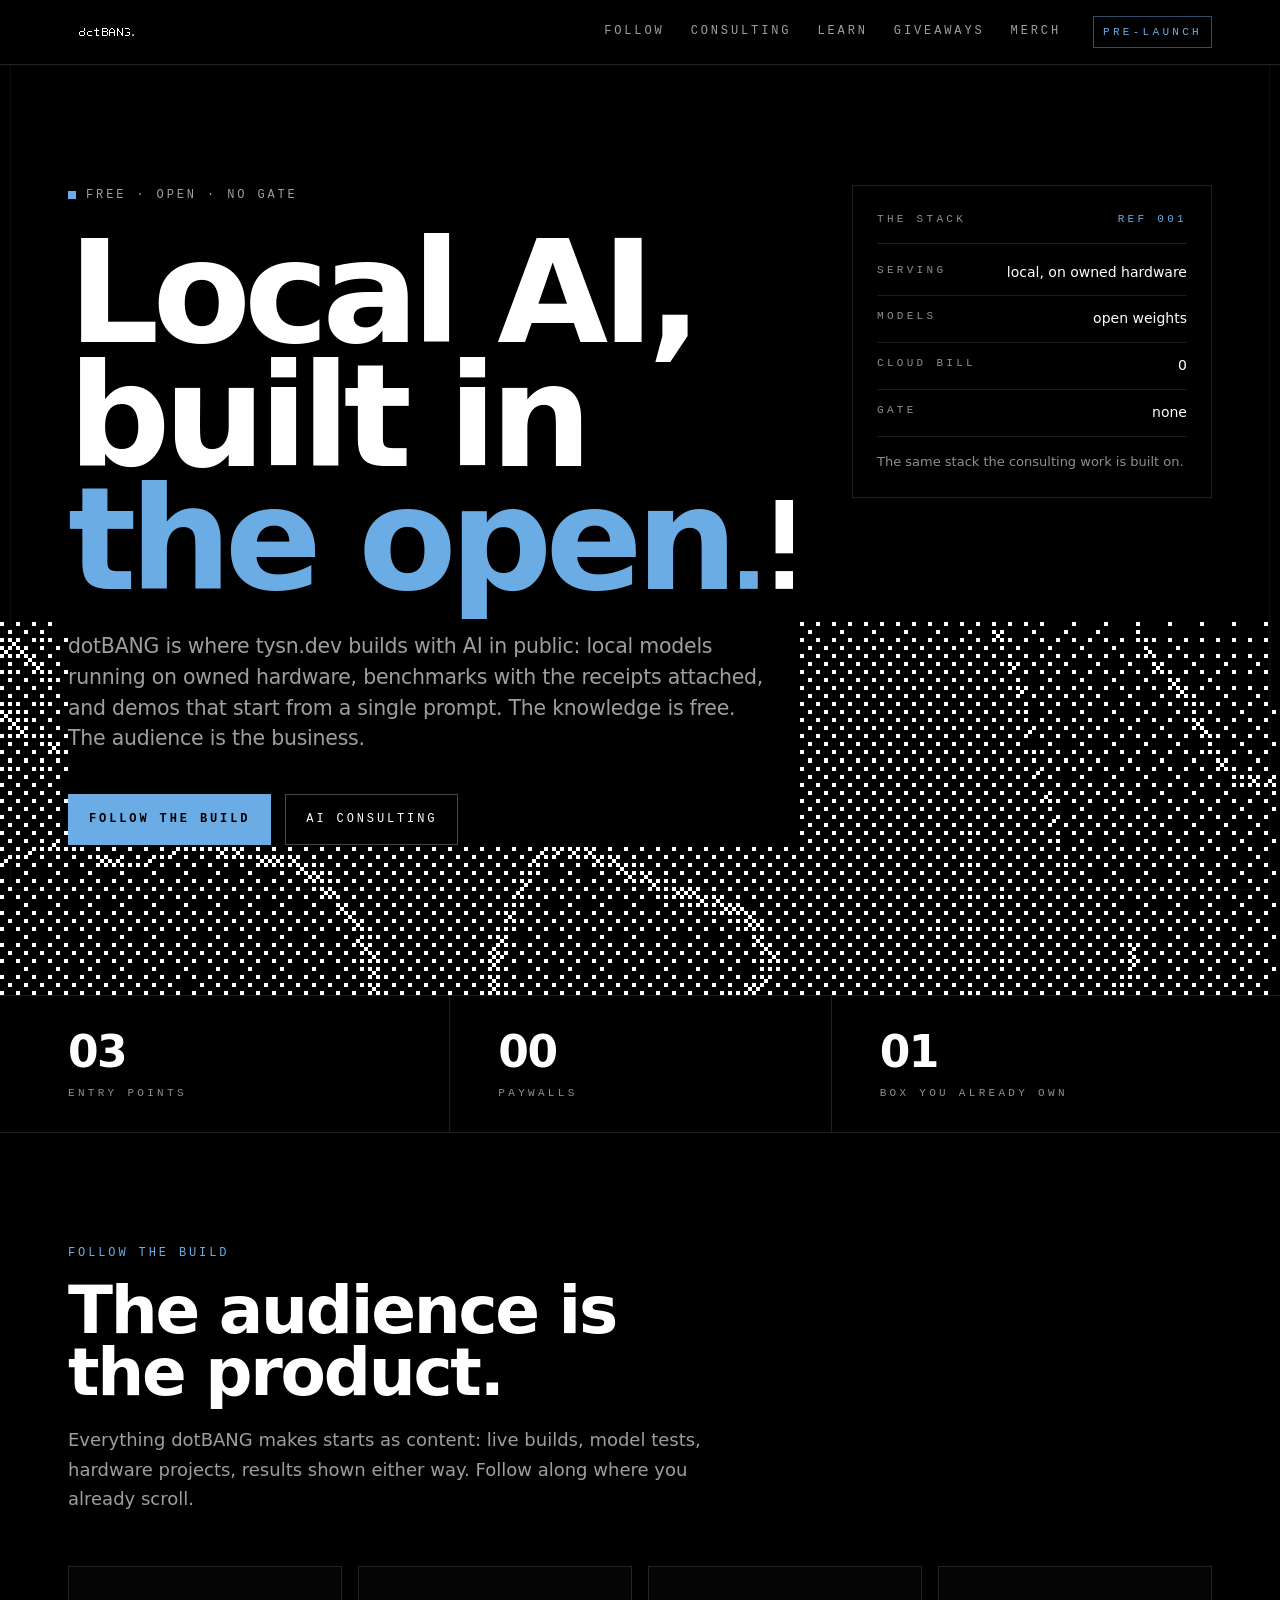
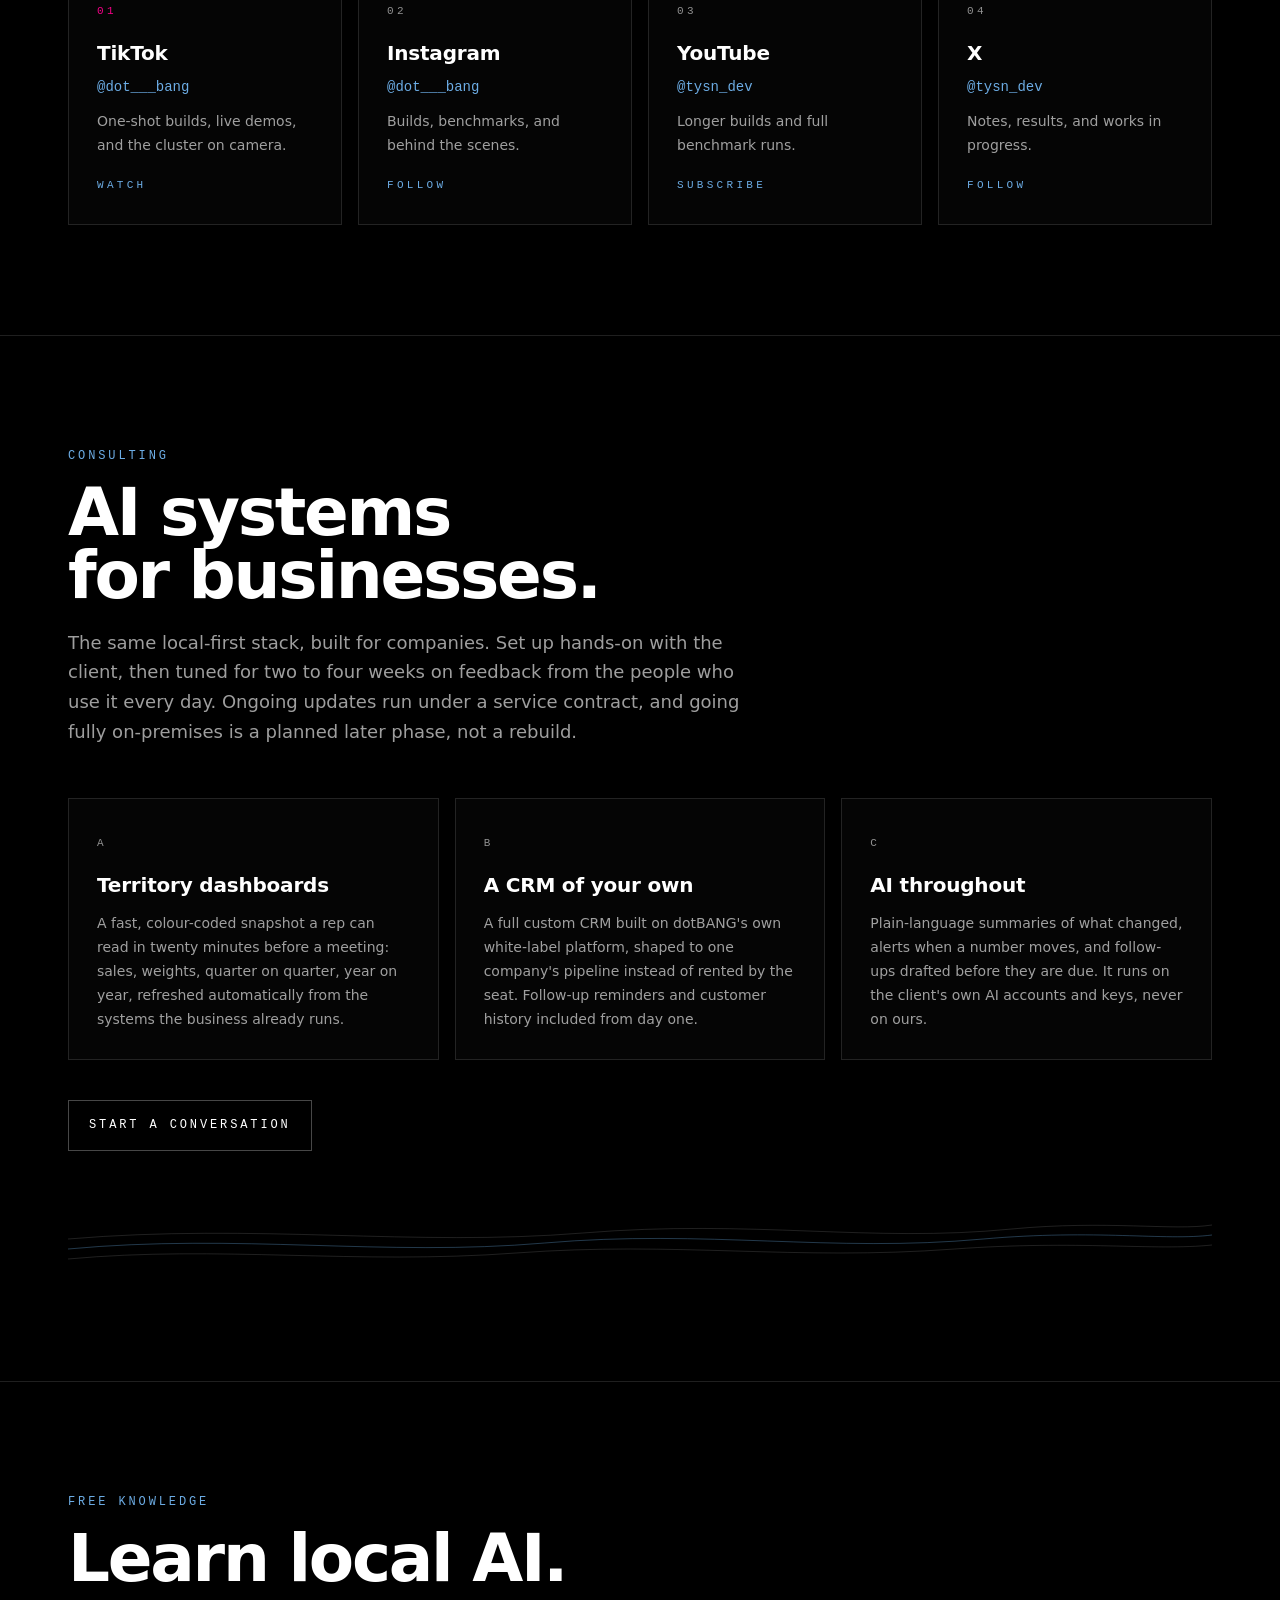
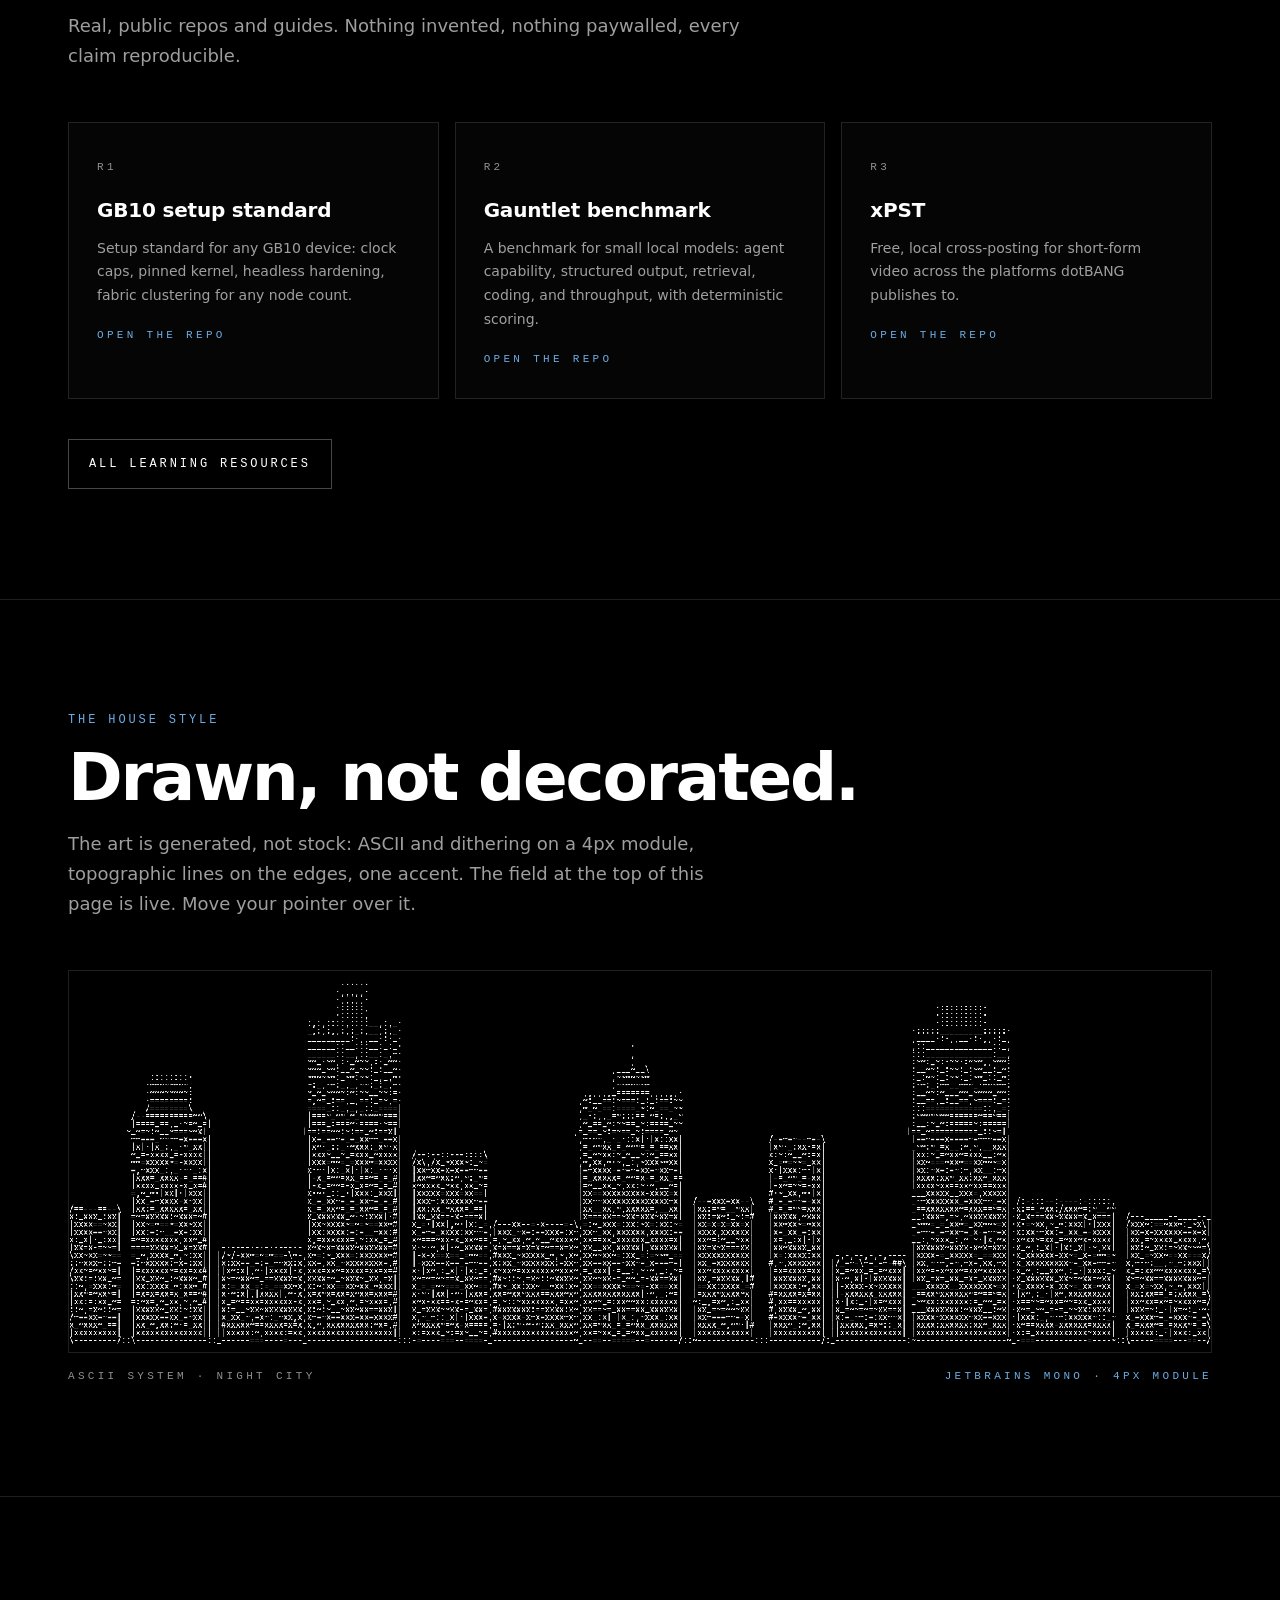
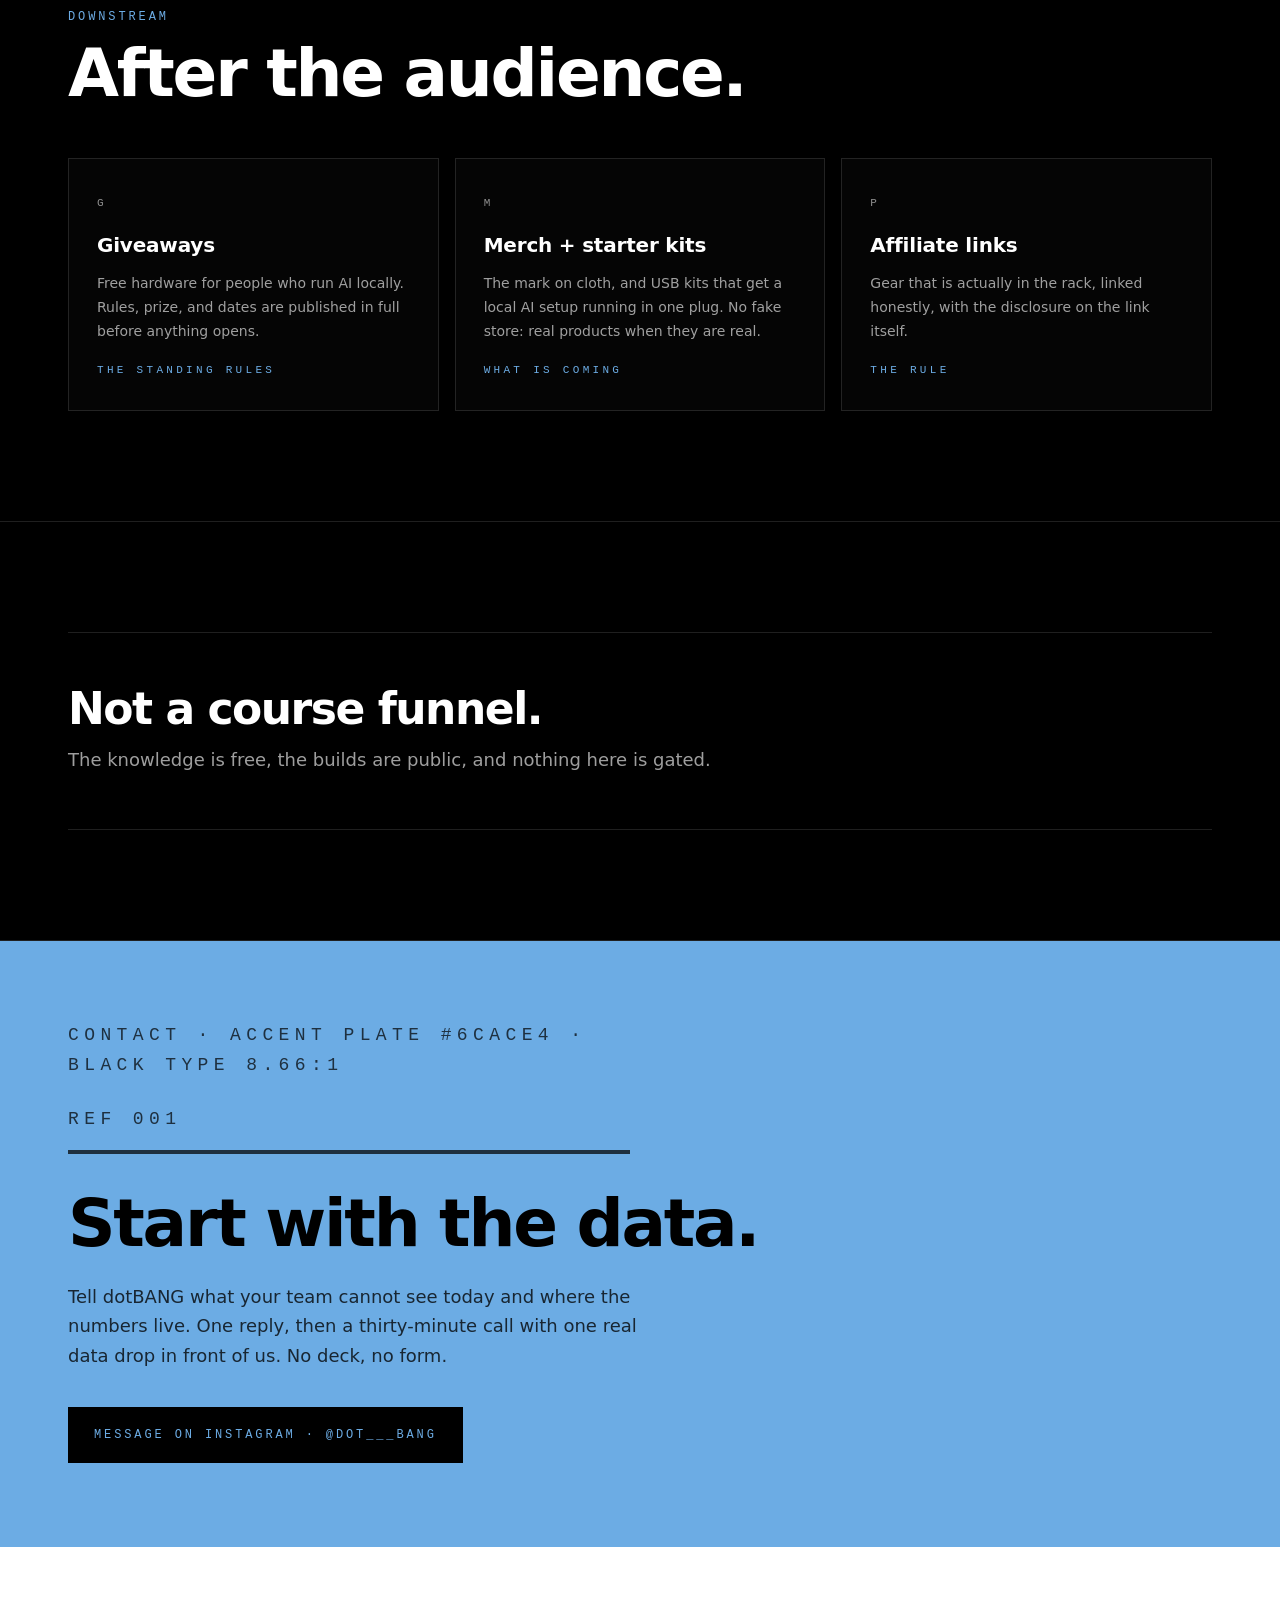
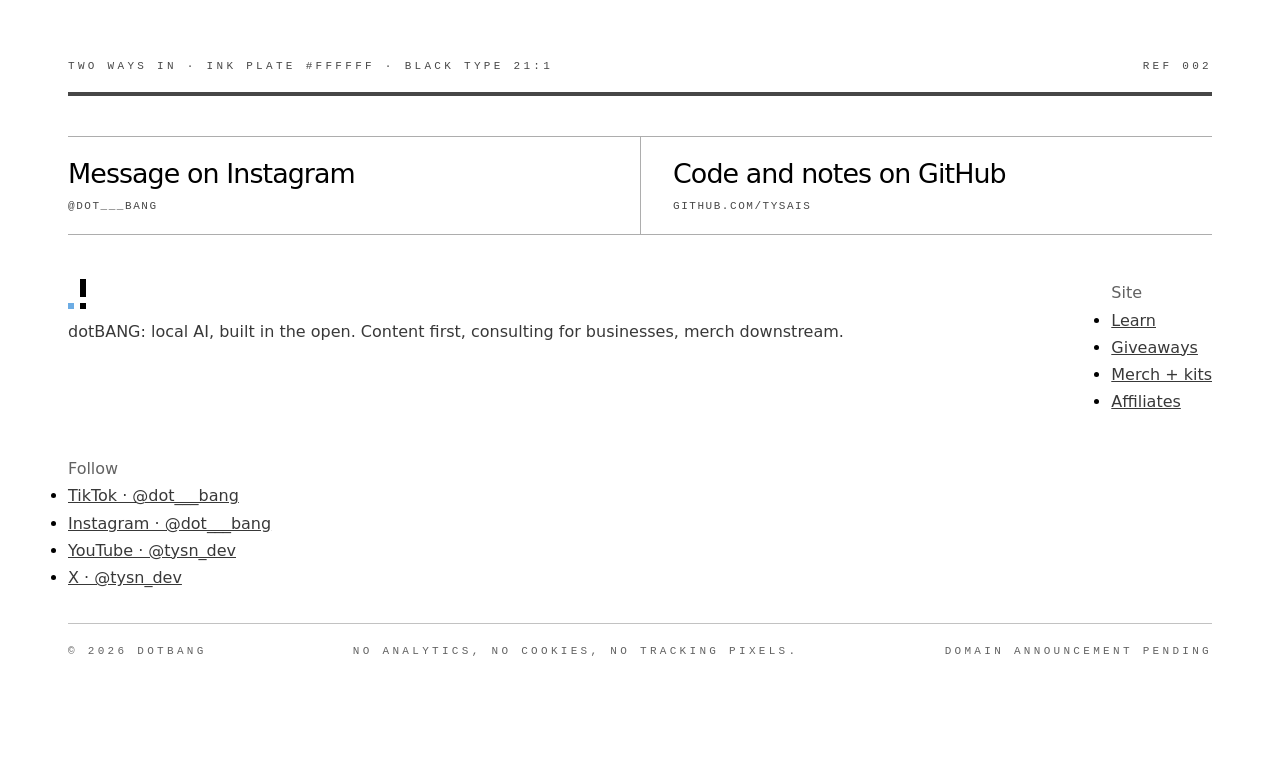
<file: index.html>
<!doctype html>
<html lang="en">
<head>
<meta charset="utf-8">
<meta name="viewport" content="width=device-width, initial-scale=1">
<title>dotBANG — local AI, built in the open</title>
<meta name="description" content="dotBANG is where tysn.dev builds with AI in public: local models on owned hardware, benchmarks with receipts, and AI consulting for businesses. The knowledge is free. The audience is the business.">
<meta name="theme-color" content="#000000">
<meta property="og:title" content="dotBANG — local AI, built in the open">
<meta property="og:description" content="Local AI content, free knowledge, and AI consulting. No gate, no course funnel.">
<meta property="og:type" content="website">
<link rel="icon" type="image/svg+xml" href="assets/favicon.svg">
<link rel="stylesheet" href="assets/style.css">
<script src="assets/dither-engine.js" defer></script>
</head>
<body data-page="home">

<div class="viewfinder" aria-hidden="true"></div>

<header class="site-head">
  <div class="wrap head-in">
    <a class="brand" href="index.html" aria-label="dotBANG home">
      <img class="wordmark-img" src="assets/wordmark-d1.svg" alt="dotBANG" width="129" height="48">
    </a>
    <nav class="nav" aria-label="Primary">
      <a href="#follow">Follow</a>
      <a href="#consulting">Consulting</a>
      <a href="pages/learn.html">Learn</a>
      <a href="pages/giveaways.html">Giveaways</a>
      <a href="pages/merch.html">Merch</a>
    </nav>
    <span class="chip">Pre-launch</span>
  </div>
</header>

<main>
  <section class="hero">
    <div class="field-wrap" aria-hidden="true">
      <div class="field-floor" data-field-floor>
        <p class="field-hint">
          <span class="dot"></span><span>FIELD 01 · BAYER 8×8 · 4PX</span>
          <span class="fh-move">· move the pointer</span>
        </p>
      </div>
      <canvas class="field" data-field data-model="dither"></canvas>
      <div class="field-block" data-field-block></div>
    </div>

    <div class="wrap hero-in">
      <div class="hero-copy" data-field-clear>
        <p class="eyebrow"><span class="eyebrow-dot" aria-hidden="true"></span>Free · open · no gate</p>
        <h1>Local AI,<br>built in <span class="hl">the open</span><svg class="punct" viewBox="0 0 12 20" aria-hidden="true"><rect class="m-dot m-dot-a" x="0" y="16" width="4" height="4"/><rect class="m-stem" x="8" y="0" width="4" height="12"/><rect class="m-dot m-dot-b" x="8" y="16" width="4" height="4"/></svg></h1>
        <p class="lede">dotBANG is where tysn.dev builds with AI in public: local models running on owned hardware, benchmarks with the receipts attached, and demos that start from a single prompt. The knowledge is free. The audience is the business.</p>
        <div class="cta">
          <a class="btn btn-primary" href="#follow">Follow the build</a>
          <a class="btn btn-ghost" href="#consulting">AI consulting</a>
        </div>
      </div>

      <aside class="hero-panel" data-field-clear aria-label="The stack">
        <div class="panel-head"><span>The stack</span><span class="panel-code">REF 001</span></div>
        <dl class="specs">
          <div class="spec"><dt>Serving</dt><dd>local, on owned hardware</dd></div>
          <div class="spec"><dt>Models</dt><dd>open weights</dd></div>
          <div class="spec"><dt>Cloud bill</dt><dd>0</dd></div>
          <div class="spec"><dt>Gate</dt><dd>none</dd></div>
        </dl>
        <p class="panel-note">The same stack the consulting work is built on.</p>
      </aside>
    </div>
  </section>

  <section class="stats" aria-label="What this page is">
    <div class="wrap stats-in">
      <div class="stat"><span class="n">03</span><span class="k">entry points</span></div>
      <div class="stat"><span class="n">00</span><span class="k">paywalls</span></div>
      <div class="stat"><span class="n">01</span><span class="k">box you already own</span></div>
    </div>
  </section>

  <section class="block" id="follow">
    <div class="wrap">
      <p class="kicker">Follow the build</p>
      <h2 class="section-h">The audience is<br>the product.</h2>
      <p class="section-sub">Everything dotBANG makes starts as content: live builds, model tests, hardware projects, results shown either way. Follow along where you already scroll.</p>
      <div class="cards c4">
        <article class="card">
          <span class="idx pink">01</span>
          <h3><a href="https://www.tiktok.com/@dot___bang">TikTok</a></h3>
          <p class="handle">@dot___bang</p>
          <p>One-shot builds, live demos, and the cluster on camera.</p>
          <a class="more" href="https://www.tiktok.com/@dot___bang">Watch</a>
        </article>
        <article class="card">
          <span class="idx">02</span>
          <h3><a href="https://www.instagram.com/dot___bang">Instagram</a></h3>
          <p class="handle">@dot___bang</p>
          <p>Builds, benchmarks, and behind the scenes.</p>
          <a class="more" href="https://www.instagram.com/dot___bang">Follow</a>
        </article>
        <article class="card">
          <span class="idx">03</span>
          <h3><a href="https://www.youtube.com/@tysn_dev">YouTube</a></h3>
          <p class="handle">@tysn_dev</p>
          <p>Longer builds and full benchmark runs.</p>
          <a class="more" href="https://www.youtube.com/@tysn_dev">Subscribe</a>
        </article>
        <article class="card">
          <span class="idx">04</span>
          <h3><a href="https://x.com/tysn_dev">X</a></h3>
          <p class="handle">@tysn_dev</p>
          <p>Notes, results, and works in progress.</p>
          <a class="more" href="https://x.com/tysn_dev">Follow</a>
        </article>
      </div>
    </div>
  </section>

  <section class="block" id="consulting">
    <div class="wrap">
      <p class="kicker">Consulting</p>
      <h2 class="section-h">AI systems<br>for businesses.</h2>
      <p class="section-sub">The same local-first stack, built for companies. Set up hands-on with the client, then tuned for two to four weeks on feedback from the people who use it every day. Ongoing updates run under a service contract, and going fully on-premises is a planned later phase, not a rebuild.</p>
      <div class="cards c3">
        <article class="card">
          <span class="idx">A</span>
          <h3>Territory dashboards</h3>
          <p>A fast, colour-coded snapshot a rep can read in twenty minutes before a meeting: sales, weights, quarter on quarter, year on year, refreshed automatically from the systems the business already runs.</p>
        </article>
        <article class="card">
          <span class="idx">B</span>
          <h3>A CRM of your own</h3>
          <p>A full custom CRM built on dotBANG's own white-label platform, shaped to one company's pipeline instead of rented by the seat. Follow-up reminders and customer history included from day one.</p>
        </article>
        <article class="card">
          <span class="idx">C</span>
          <h3>AI throughout</h3>
          <p>Plain-language summaries of what changed, alerts when a number moves, and follow-ups drafted before they are due. It runs on the client's own AI accounts and keys, never on ours.</p>
        </article>
      </div>
      <div class="cta">
        <a class="btn btn-ghost" href="https://www.instagram.com/dot___bang">Start a conversation</a>
      </div>

      <svg class="topo" viewBox="0 0 1200 56" preserveAspectRatio="none" aria-hidden="true">
        <path class="dim" d="M0,44 C160,30 300,50 470,38 C640,26 760,46 930,34 C1060,25 1140,36 1200,30"/>
        <path d="M0,34 C180,18 330,42 500,28 C670,14 800,38 960,24 C1080,14 1150,26 1200,20"/>
        <path class="dim" d="M0,24 C200,8 360,32 540,18 C720,4 840,28 990,14 C1090,5 1160,16 1200,10"/>
      </svg>
    </div>
  </section>

  <section class="block">
    <div class="wrap">
      <p class="kicker">Free knowledge</p>
      <h2 class="section-h">Learn local AI.</h2>
      <p class="section-sub">Real, public repos and guides. Nothing invented, nothing paywalled, every claim reproducible.</p>
      <div class="cards c3">
        <article class="card">
          <span class="idx">R1</span>
          <h3><a href="https://github.com/TysAIs/gb10-ops">GB10 setup standard</a></h3>
          <p>Setup standard for any GB10 device: clock caps, pinned kernel, headless hardening, fabric clustering for any node count.</p>
          <a class="more" href="https://github.com/TysAIs/gb10-ops">Open the repo</a>
        </article>
        <article class="card">
          <span class="idx">R2</span>
          <h3><a href="https://github.com/TysAIs/slm-gauntlet">Gauntlet benchmark</a></h3>
          <p>A benchmark for small local models: agent capability, structured output, retrieval, coding, and throughput, with deterministic scoring.</p>
          <a class="more" href="https://github.com/TysAIs/slm-gauntlet">Open the repo</a>
        </article>
        <article class="card">
          <span class="idx">R3</span>
          <h3><a href="https://github.com/TysAIs/xPST">xPST</a></h3>
          <p>Free, local cross-posting for short-form video across the platforms dotBANG publishes to.</p>
          <a class="more" href="https://github.com/TysAIs/xPST">Open the repo</a>
        </article>
      </div>
      <div class="cta">
        <a class="btn btn-ghost" href="pages/learn.html">All learning resources</a>
      </div>
    </div>
  </section>

  <section class="block ascii-band">
    <div class="wrap">
      <p class="kicker">The house style</p>
      <h2 class="section-h">Drawn, not decorated.</h2>
      <p class="section-sub">The art is generated, not stock: ASCII and dithering on a 4px module, topographic lines on the edges, one accent. The field at the top of this page is live. Move your pointer over it.</p>
      <figure class="ascii-frame">
        <img src="assets/art/skyline-wide-chalk.png" alt="ASCII night city skyline drawn in monospace characters" width="1600" height="900" loading="lazy" decoding="async">
      </figure>
      <div class="ascii-cap"><span>ASCII system · night city</span><span class="r">JetBrains Mono · 4px module</span></div>
    </div>
  </section>

  <section class="block">
    <div class="wrap">
      <p class="kicker">Downstream</p>
      <h2 class="section-h">After the audience.</h2>
      <div class="cards c3">
        <article class="card">
          <span class="idx">G</span>
          <h3><a href="pages/giveaways.html">Giveaways</a></h3>
          <p>Free hardware for people who run AI locally. Rules, prize, and dates are published in full before anything opens.</p>
          <a class="more" href="pages/giveaways.html">The standing rules</a>
        </article>
        <article class="card">
          <span class="idx">M</span>
          <h3><a href="pages/merch.html">Merch + starter kits</a></h3>
          <p>The mark on cloth, and USB kits that get a local AI setup running in one plug. No fake store: real products when they are real.</p>
          <a class="more" href="pages/merch.html">What is coming</a>
        </article>
        <article class="card">
          <span class="idx">P</span>
          <h3><a href="pages/affiliates.html">Affiliate links</a></h3>
          <p>Gear that is actually in the rack, linked honestly, with the disclosure on the link itself.</p>
          <a class="more" href="pages/affiliates.html">The rule</a>
        </article>
      </div>
    </div>
  </section>

  <section class="callout-wrap">
    <div class="wrap">
      <div class="callout">
        <strong>Not a course funnel.</strong>
        <p>The knowledge is free, the builds are public, and nothing here is gated.</p>
      </div>
    </div>
  </section>
</main>

  <section class="contact" id="contact">
    <div class="contact-in">
      <p class="band-label"><span>Contact · accent plate #6CACE4 · black type 8.66:1</span><span>Ref 001</span></p>
      <h2>Start with the data.</h2>
      <p>Tell dotBANG what your team cannot see today and where the numbers live. One reply, then a thirty-minute call with one real data drop in front of us. No deck, no form.</p>
      <a class="btn-on-accent" href="https://ig.me/m/dot___bang">Message on Instagram · @dot___bang</a>
    </div>
  </section>
  <hr class="ratio-rule">




<script>
(function () {
  function boot() {
    if (window.DBField && typeof window.DBField.attach === 'function') {
      try { window.DBField.attach(); } catch (e) { document.body.classList.add('no-field'); }
    } else {
      document.body.classList.add('no-field');
    }
  }
  if (document.readyState === 'loading') {
    document.addEventListener('DOMContentLoaded', boot);
  } else { boot(); }
})();
</script>


<footer class="site-foot plate">
  <div class="wrap foot-in">
    <p class="band-label"><span>Two ways in · ink plate #FFFFFF · black type 21:1</span><span>Ref 002</span></p>
    <div class="contact-links">
      <a href="https://ig.me/m/dot___bang">Message on Instagram<span>@dot___bang</span></a>
      <a href="https://github.com/TysAIs">Code and notes on GitHub<span>github.com/TysAIs</span></a>
    </div>
    <div class="foot-row">
      <div class="foot-brand">
        <svg class="mark" width="18" height="30" viewBox="0 0 12 20" aria-hidden="true"><rect class="m-dot m-dot-a" x="0" y="16" width="4" height="4"/><rect class="m-stem" x="8" y="0" width="4" height="12"/><rect class="m-dot m-dot-b" x="8" y="16" width="4" height="4"/></svg>
        <p class="blurb">dotBANG: local AI, built in the open. Content first, consulting for businesses, merch downstream.</p>
      </div>
      <div>
        <p class="foot-h">Site</p>
        <ul class="foot-links">
          <li><a href="pages/learn.html">Learn</a></li>
          <li><a href="pages/giveaways.html">Giveaways</a></li>
          <li><a href="pages/merch.html">Merch + kits</a></li>
          <li><a href="pages/affiliates.html">Affiliates</a></li>
        </ul>
      </div>
      <div>
        <p class="foot-h">Follow</p>
        <ul class="foot-links">
          <li><a href="https://www.tiktok.com/@dot___bang">TikTok · @dot___bang</a></li>
          <li><a href="https://www.instagram.com/dot___bang">Instagram · @dot___bang</a></li>
          <li><a href="https://www.youtube.com/@tysn_dev">YouTube · @tysn_dev</a></li>
          <li><a href="https://x.com/tysn_dev">X · @tysn_dev</a></li>
        </ul>
      </div>
    </div>
    <div class="foot-note"><span>© 2026 dotBANG</span><span>No analytics, no cookies, no tracking pixels.</span><span>Domain announcement pending</span></div>
  </div>
</footer>

</body>
</html>
</file>
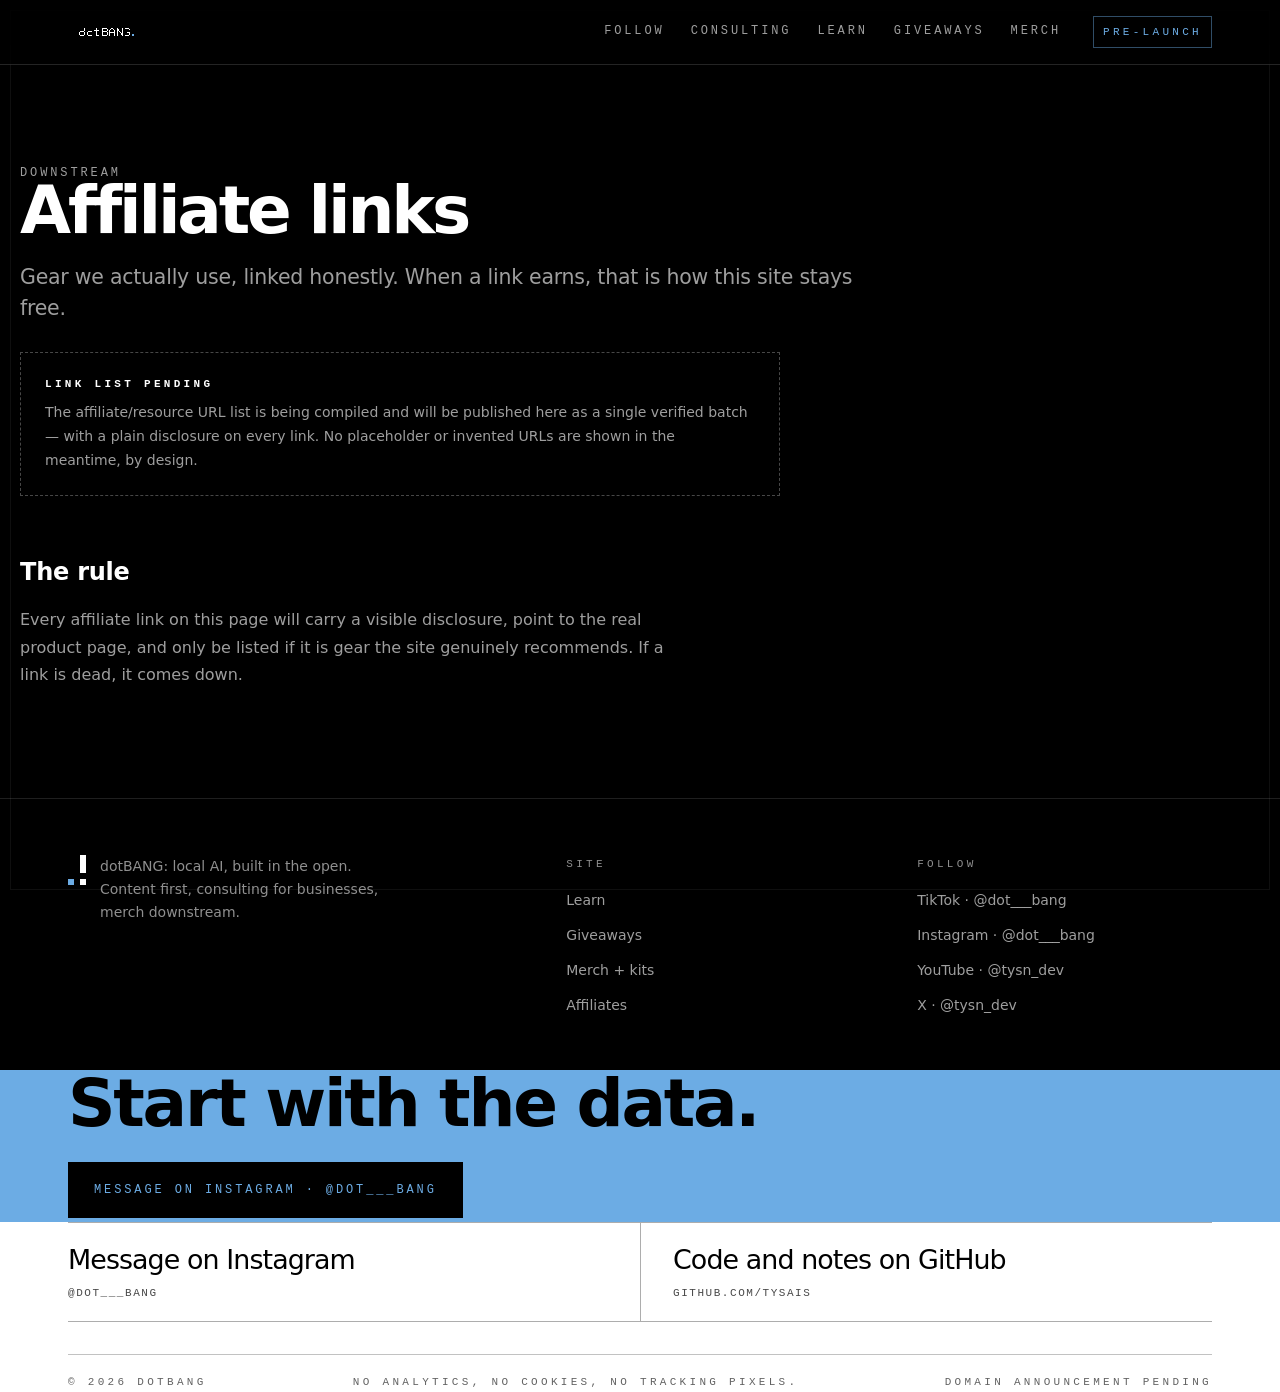
<file: pages/affiliates.html>
<!doctype html>
<html lang="en">
<head>
<meta charset="utf-8">
<meta name="viewport" content="width=device-width, initial-scale=1">
<title>Affiliate links — dotBANG</title>
<meta name="description" content="dotBANG affiliate links: gear actually in the rack, linked honestly, with a plain disclosure on every link.">
<meta name="theme-color" content="#000000">
<link rel="icon" type="image/svg+xml" href="../assets/favicon.svg">
<link rel="stylesheet" href="../assets/style.css">
</head>
<body data-page="affiliates">

<div class="viewfinder" aria-hidden="true"></div>

<header class="site-head">
  <div class="wrap head-in">
    <a class="brand" href="../index.html" aria-label="dotBANG home">
      <img class="wordmark-img" src="../assets/wordmark-d1.svg" alt="dotBANG" width="129" height="48">
    </a>
    <nav class="nav" aria-label="Primary">
      <a href="../index.html#follow">Follow</a>
      <a href="../index.html#consulting">Consulting</a>
      <a href="learn.html">Learn</a>
      <a href="giveaways.html">Giveaways</a>
      <a href="merch.html">Merch</a>
    </nav>
    <span class="chip">Pre-launch</span>
  </div>
</header>

<main class="wrap page">
  <p class="kicker">Downstream</p>
  <h1>Affiliate links</h1>
  <p class="lede">Gear we actually use, linked honestly. When a link earns, that is how this site stays free.</p>

  <div class="todo">
    <strong>Link list pending</strong>The affiliate/resource URL list is being compiled and will be published here as a single verified batch — with a plain disclosure on every link. No placeholder or invented URLs are shown in the meantime, by design.
  </div>

  <h2>The rule</h2>
  <p>Every affiliate link on this page will carry a visible disclosure, point to the real product page, and only be listed if it is gear the site genuinely recommends. If a link is dead, it comes down.</p>
</main>

  <section class="page-index" aria-label="Site index">
    <div class="index-in">
      <div class="index-brand">
        <svg class="mark" width="18" height="30" viewBox="0 0 12 20" aria-hidden="true"><rect class="m-dot m-dot-a" x="0" y="16" width="4" height="4"/><rect class="m-stem" x="8" y="0" width="4" height="12"/><rect class="m-dot m-dot-b" x="8" y="16" width="4" height="4"/></svg>
        <p class="blurb">dotBANG: local AI, built in the open. Content first, consulting for businesses, merch downstream.</p>
      </div>
      <div>
        <p class="foot-h">Site</p>
        <ul class="foot-links">
          <li><a href="learn.html">Learn</a></li>
          <li><a href="giveaways.html">Giveaways</a></li>
          <li><a href="merch.html">Merch + kits</a></li>
          <li><a href="affiliates.html">Affiliates</a></li>
        </ul>
      </div>
      <div>
        <p class="foot-h">Follow</p>
        <ul class="foot-links">
          <li><a href="https://www.tiktok.com/@dot___bang">TikTok · @dot___bang</a></li>
          <li><a href="https://www.instagram.com/dot___bang">Instagram · @dot___bang</a></li>
          <li><a href="https://www.youtube.com/@tysn_dev">YouTube · @tysn_dev</a></li>
          <li><a href="https://x.com/tysn_dev">X · @tysn_dev</a></li>
        </ul>
      </div>
    </div>
  </section>

  <section class="contact" id="contact">
    <div class="contact-in">
      <h2>Start with the data.</h2>
      <a class="btn-on-accent" href="https://ig.me/m/dot___bang">Message on Instagram · @dot___bang</a>
    </div>
  </section>
  <hr class="ratio-rule">

<footer class="site-foot plate">
  <div class="wrap foot-in">
    <div class="contact-links">
      <a href="https://ig.me/m/dot___bang">Message on Instagram<span>@dot___bang</span></a>
      <a href="https://github.com/TysAIs">Code and notes on GitHub<span>github.com/TysAIs</span></a>
    </div>
    <div class="foot-note"><span>© 2026 dotBANG</span><span>No analytics, no cookies, no tracking pixels.</span><span>Domain announcement pending</span></div>
  </div>
</footer>

</body>
</html>
</file>
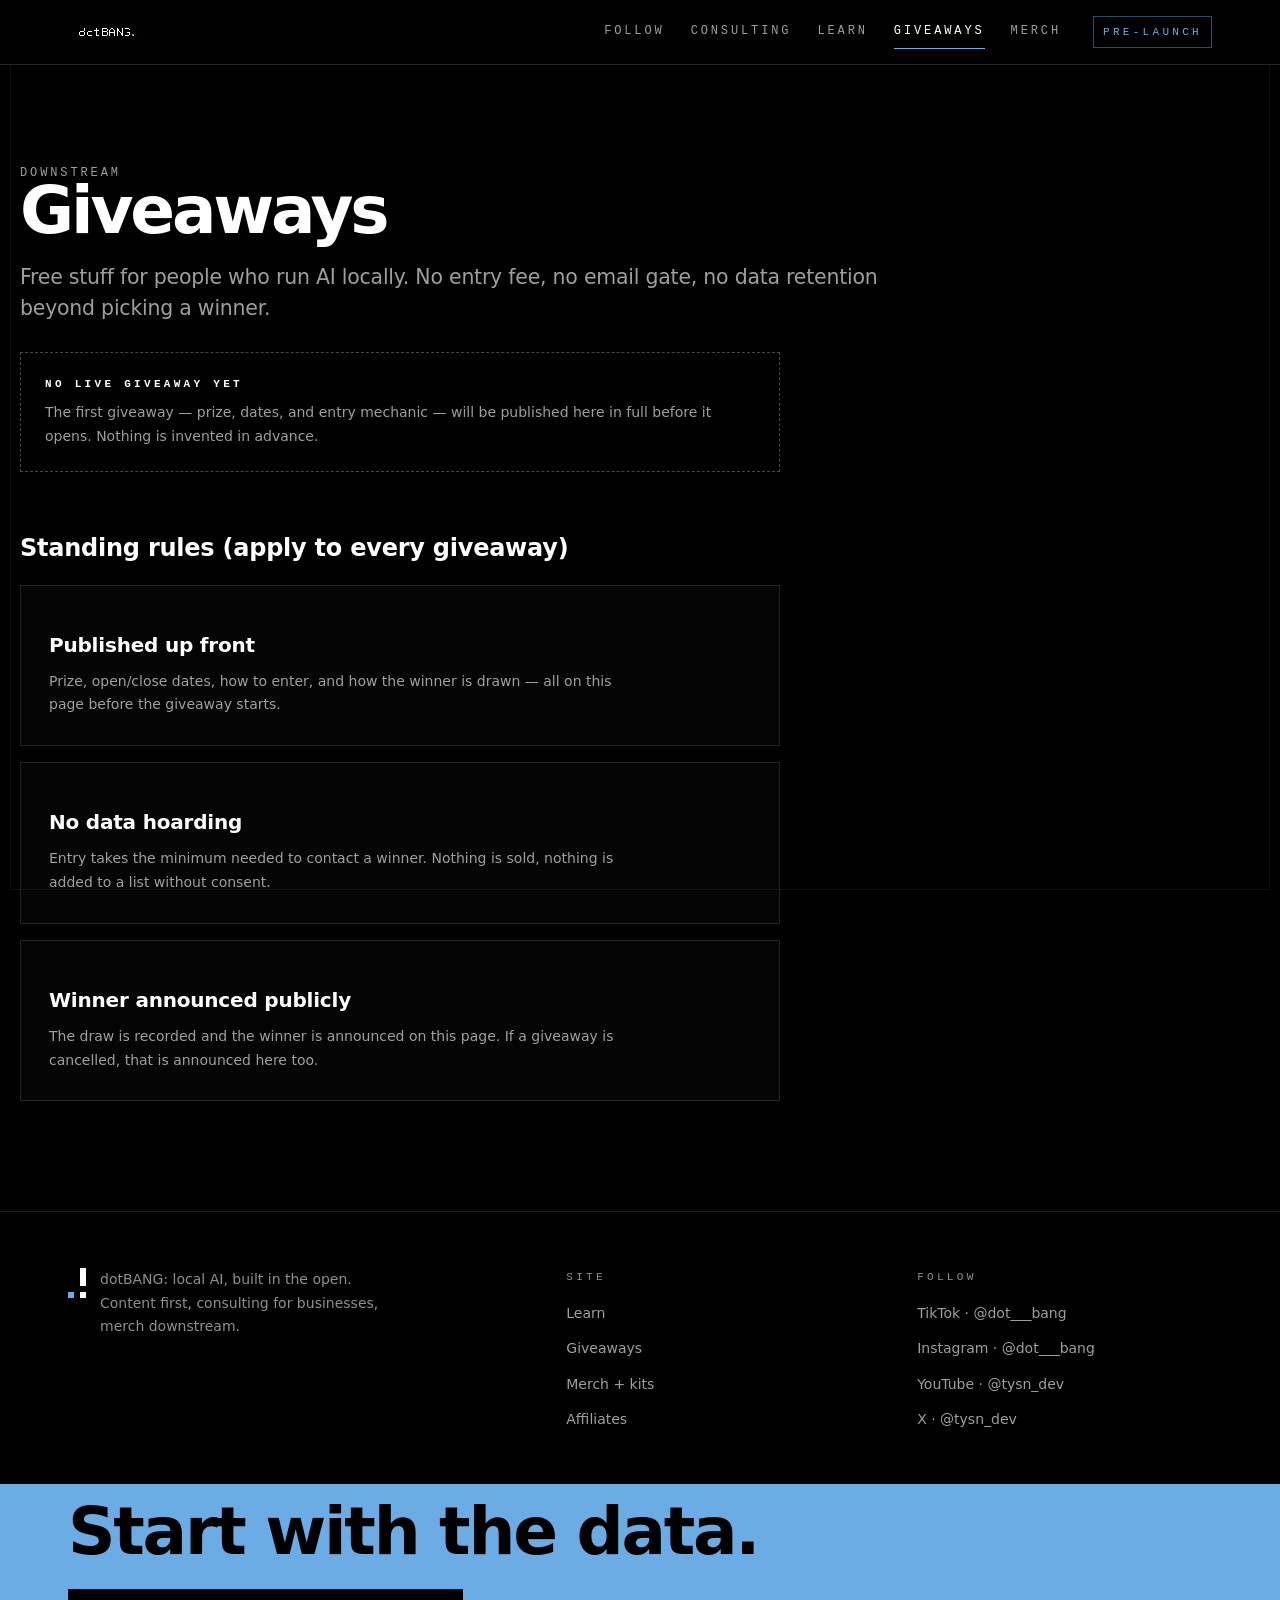
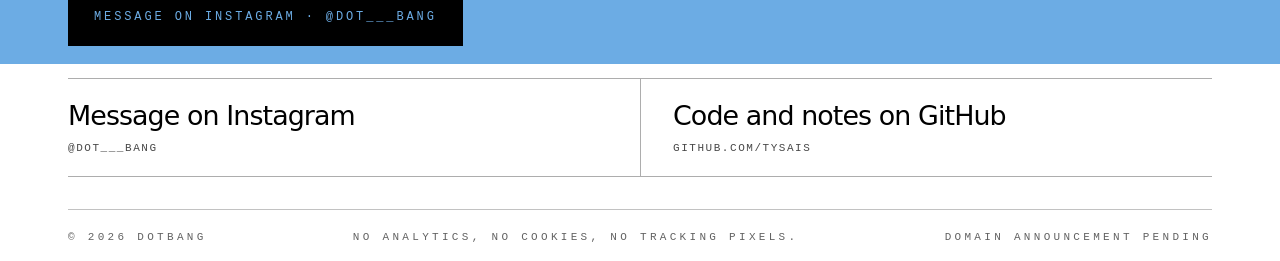
<file: pages/giveaways.html>
<!doctype html>
<html lang="en">
<head>
<meta charset="utf-8">
<meta name="viewport" content="width=device-width, initial-scale=1">
<title>Giveaways — dotBANG</title>
<meta name="description" content="dotBANG giveaways: free hardware for people who run AI locally. Rules, prize, and dates published in full before anything opens.">
<meta name="theme-color" content="#000000">
<link rel="icon" type="image/svg+xml" href="../assets/favicon.svg">
<link rel="stylesheet" href="../assets/style.css">
</head>
<body data-page="giveaways">

<div class="viewfinder" aria-hidden="true"></div>

<header class="site-head">
  <div class="wrap head-in">
    <a class="brand" href="../index.html" aria-label="dotBANG home">
      <img class="wordmark-img" src="../assets/wordmark-d1.svg" alt="dotBANG" width="129" height="48">
    </a>
    <nav class="nav" aria-label="Primary">
      <a href="../index.html#follow">Follow</a>
      <a href="../index.html#consulting">Consulting</a>
      <a href="learn.html">Learn</a>
      <a href="giveaways.html" aria-current="page">Giveaways</a>
      <a href="merch.html">Merch</a>
    </nav>
    <span class="chip">Pre-launch</span>
  </div>
</header>

<main class="wrap page">
  <p class="kicker">Downstream</p>
  <h1>Giveaways</h1>
  <p class="lede">Free stuff for people who run AI locally. No entry fee, no email gate, no data retention beyond picking a winner.</p>

  <div class="todo">
    <strong>No live giveaway yet</strong>The first giveaway — prize, dates, and entry mechanic — will be published here in full before it opens. Nothing is invented in advance.
  </div>

  <h2>Standing rules (apply to every giveaway)</h2>
  <div class="card"><h3>Published up front</h3><p>Prize, open/close dates, how to enter, and how the winner is drawn — all on this page before the giveaway starts.</p></div>
  <div class="card"><h3>No data hoarding</h3><p>Entry takes the minimum needed to contact a winner. Nothing is sold, nothing is added to a list without consent.</p></div>
  <div class="card"><h3>Winner announced publicly</h3><p>The draw is recorded and the winner is announced on this page. If a giveaway is cancelled, that is announced here too.</p></div>
</main>

  <section class="page-index" aria-label="Site index">
    <div class="index-in">
      <div class="index-brand">
        <svg class="mark" width="18" height="30" viewBox="0 0 12 20" aria-hidden="true"><rect class="m-dot m-dot-a" x="0" y="16" width="4" height="4"/><rect class="m-stem" x="8" y="0" width="4" height="12"/><rect class="m-dot m-dot-b" x="8" y="16" width="4" height="4"/></svg>
        <p class="blurb">dotBANG: local AI, built in the open. Content first, consulting for businesses, merch downstream.</p>
      </div>
      <div>
        <p class="foot-h">Site</p>
        <ul class="foot-links">
          <li><a href="learn.html">Learn</a></li>
          <li><a href="giveaways.html">Giveaways</a></li>
          <li><a href="merch.html">Merch + kits</a></li>
          <li><a href="affiliates.html">Affiliates</a></li>
        </ul>
      </div>
      <div>
        <p class="foot-h">Follow</p>
        <ul class="foot-links">
          <li><a href="https://www.tiktok.com/@dot___bang">TikTok · @dot___bang</a></li>
          <li><a href="https://www.instagram.com/dot___bang">Instagram · @dot___bang</a></li>
          <li><a href="https://www.youtube.com/@tysn_dev">YouTube · @tysn_dev</a></li>
          <li><a href="https://x.com/tysn_dev">X · @tysn_dev</a></li>
        </ul>
      </div>
    </div>
  </section>

  <section class="contact" id="contact">
    <div class="contact-in">
      <h2>Start with the data.</h2>
      <a class="btn-on-accent" href="https://ig.me/m/dot___bang">Message on Instagram · @dot___bang</a>
    </div>
  </section>
  <hr class="ratio-rule">

<footer class="site-foot plate">
  <div class="wrap foot-in">
    <div class="contact-links">
      <a href="https://ig.me/m/dot___bang">Message on Instagram<span>@dot___bang</span></a>
      <a href="https://github.com/TysAIs">Code and notes on GitHub<span>github.com/TysAIs</span></a>
    </div>
    <div class="foot-note"><span>© 2026 dotBANG</span><span>No analytics, no cookies, no tracking pixels.</span><span>Domain announcement pending</span></div>
  </div>
</footer>

</body>
</html>
</file>
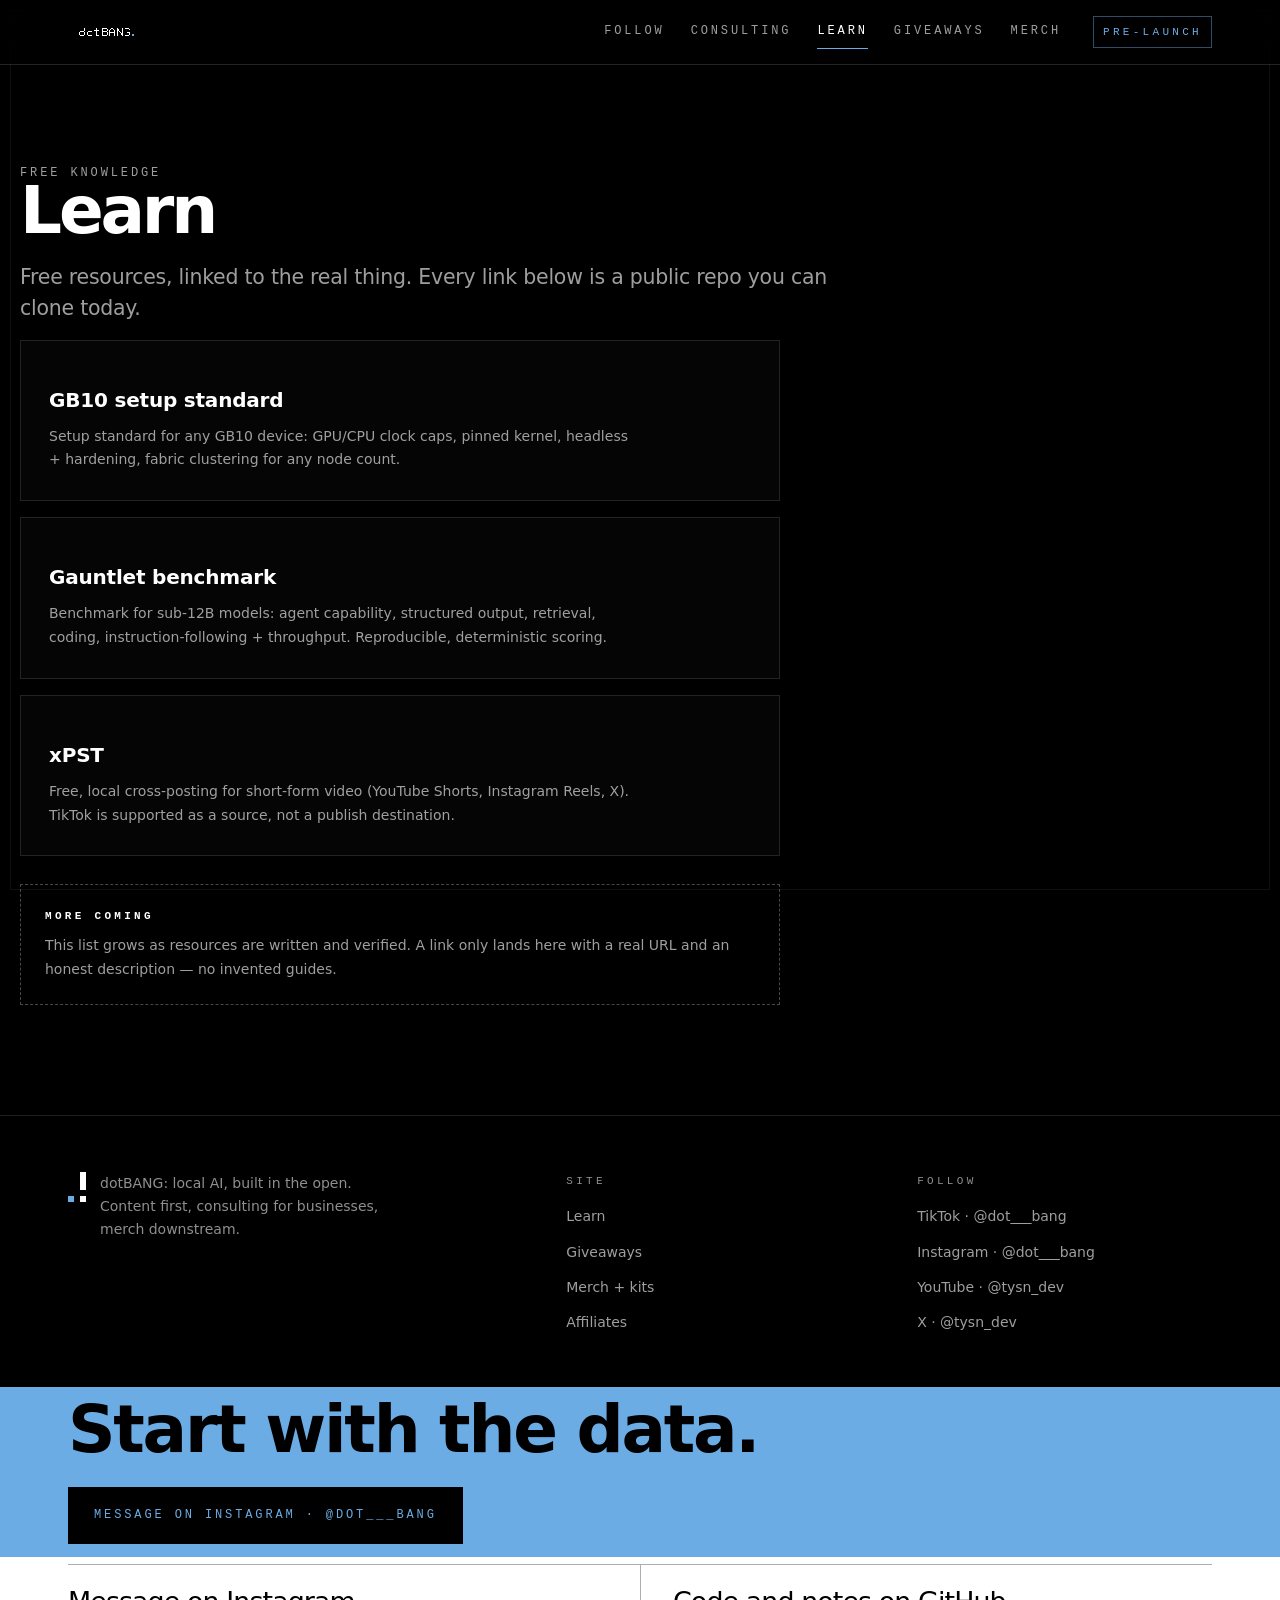
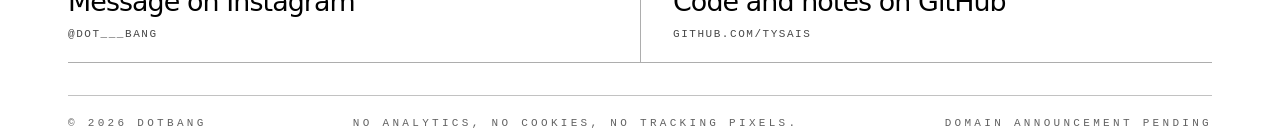
<file: pages/learn.html>
<!doctype html>
<html lang="en">
<head>
<meta charset="utf-8">
<meta name="viewport" content="width=device-width, initial-scale=1">
<title>Learn — dotBANG</title>
<meta name="description" content="Free local AI resources from dotBANG: real, public repos and guides. Nothing invented, nothing paywalled.">
<meta name="theme-color" content="#000000">
<link rel="icon" type="image/svg+xml" href="../assets/favicon.svg">
<link rel="stylesheet" href="../assets/style.css">
</head>
<body data-page="learn">

<div class="viewfinder" aria-hidden="true"></div>

<header class="site-head">
  <div class="wrap head-in">
    <a class="brand" href="../index.html" aria-label="dotBANG home">
      <img class="wordmark-img" src="../assets/wordmark-d1.svg" alt="dotBANG" width="129" height="48">
    </a>
    <nav class="nav" aria-label="Primary">
      <a href="../index.html#follow">Follow</a>
      <a href="../index.html#consulting">Consulting</a>
      <a href="learn.html" aria-current="page">Learn</a>
      <a href="giveaways.html">Giveaways</a>
      <a href="merch.html">Merch</a>
    </nav>
    <span class="chip">Pre-launch</span>
  </div>
</header>

<main class="wrap page">
  <p class="kicker">Free knowledge</p>
  <h1>Learn</h1>
  <p class="lede">Free resources, linked to the real thing. Every link below is a public repo you can clone today.</p>

  <div class="card">
    <h3><a href="https://github.com/TysAIs/gb10-ops">GB10 setup standard</a></h3>
    <p>Setup standard for any GB10 device: GPU/CPU clock caps, pinned kernel, headless + hardening, fabric clustering for any node count.</p>
  </div>
  <div class="card">
    <h3><a href="https://github.com/TysAIs/slm-gauntlet">Gauntlet benchmark</a></h3>
    <p>Benchmark for sub-12B models: agent capability, structured output, retrieval, coding, instruction-following + throughput. Reproducible, deterministic scoring.</p>
  </div>
  <div class="card">
    <h3><a href="https://github.com/TysAIs/xPST">xPST</a></h3>
    <p>Free, local cross-posting for short-form video (YouTube Shorts, Instagram Reels, X). TikTok is supported as a source, not a publish destination.</p>
  </div>

  <div class="todo"><strong>More coming</strong>This list grows as resources are written and verified. A link only lands here with a real URL and an honest description — no invented guides.</div>
</main>

  <section class="page-index" aria-label="Site index">
    <div class="index-in">
      <div class="index-brand">
        <svg class="mark" width="18" height="30" viewBox="0 0 12 20" aria-hidden="true"><rect class="m-dot m-dot-a" x="0" y="16" width="4" height="4"/><rect class="m-stem" x="8" y="0" width="4" height="12"/><rect class="m-dot m-dot-b" x="8" y="16" width="4" height="4"/></svg>
        <p class="blurb">dotBANG: local AI, built in the open. Content first, consulting for businesses, merch downstream.</p>
      </div>
      <div>
        <p class="foot-h">Site</p>
        <ul class="foot-links">
          <li><a href="learn.html">Learn</a></li>
          <li><a href="giveaways.html">Giveaways</a></li>
          <li><a href="merch.html">Merch + kits</a></li>
          <li><a href="affiliates.html">Affiliates</a></li>
        </ul>
      </div>
      <div>
        <p class="foot-h">Follow</p>
        <ul class="foot-links">
          <li><a href="https://www.tiktok.com/@dot___bang">TikTok · @dot___bang</a></li>
          <li><a href="https://www.instagram.com/dot___bang">Instagram · @dot___bang</a></li>
          <li><a href="https://www.youtube.com/@tysn_dev">YouTube · @tysn_dev</a></li>
          <li><a href="https://x.com/tysn_dev">X · @tysn_dev</a></li>
        </ul>
      </div>
    </div>
  </section>

  <section class="contact" id="contact">
    <div class="contact-in">
      <h2>Start with the data.</h2>
      <a class="btn-on-accent" href="https://ig.me/m/dot___bang">Message on Instagram · @dot___bang</a>
    </div>
  </section>
  <hr class="ratio-rule">

<footer class="site-foot plate">
  <div class="wrap foot-in">
    <div class="contact-links">
      <a href="https://ig.me/m/dot___bang">Message on Instagram<span>@dot___bang</span></a>
      <a href="https://github.com/TysAIs">Code and notes on GitHub<span>github.com/TysAIs</span></a>
    </div>
    <div class="foot-note"><span>© 2026 dotBANG</span><span>No analytics, no cookies, no tracking pixels.</span><span>Domain announcement pending</span></div>
  </div>
</footer>

</body>
</html>
</file>
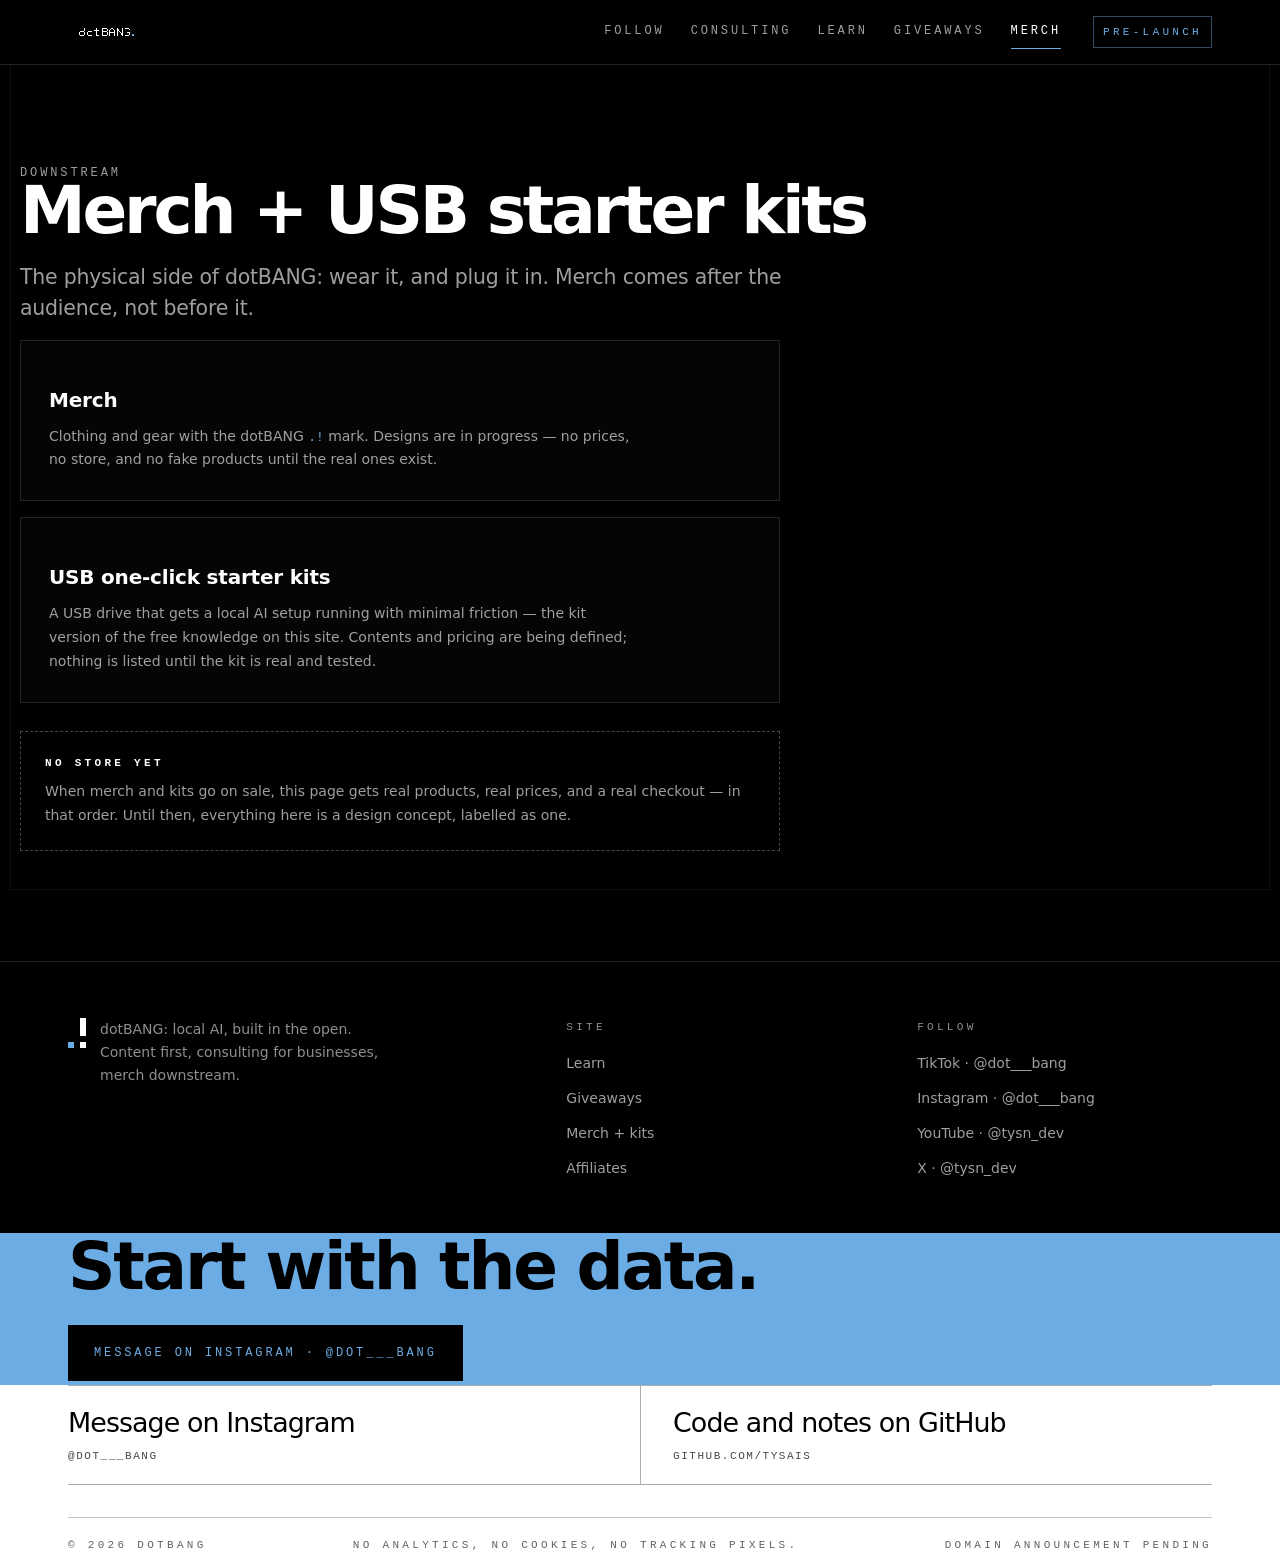
<file: pages/merch.html>
<!doctype html>
<html lang="en">
<head>
<meta charset="utf-8">
<meta name="viewport" content="width=device-width, initial-scale=1">
<title>Merch + starter kits — dotBANG</title>
<meta name="description" content="The physical side of dotBANG, downstream of the audience: merch with the .! mark and USB one-click local AI starter kits. No fake store.">
<meta name="theme-color" content="#000000">
<link rel="icon" type="image/svg+xml" href="../assets/favicon.svg">
<link rel="stylesheet" href="../assets/style.css">
</head>
<body data-page="merch">

<div class="viewfinder" aria-hidden="true"></div>

<header class="site-head">
  <div class="wrap head-in">
    <a class="brand" href="../index.html" aria-label="dotBANG home">
      <img class="wordmark-img" src="../assets/wordmark-d1.svg" alt="dotBANG" width="129" height="48">
    </a>
    <nav class="nav" aria-label="Primary">
      <a href="../index.html#follow">Follow</a>
      <a href="../index.html#consulting">Consulting</a>
      <a href="learn.html">Learn</a>
      <a href="giveaways.html">Giveaways</a>
      <a href="merch.html" aria-current="page">Merch</a>
    </nav>
    <span class="chip">Pre-launch</span>
  </div>
</header>

<main class="wrap page">
  <p class="kicker">Downstream</p>
  <h1>Merch + USB starter kits</h1>
  <p class="lede">The physical side of dotBANG: wear it, and plug it in. Merch comes after the audience, not before it.</p>

  <div class="card">
    <h3>Merch</h3>
    <p>Clothing and gear with the dotBANG <code>.!</code> mark. Designs are in progress — no prices, no store, and no fake products until the real ones exist.</p>
  </div>
  <div class="card">
    <h3>USB one-click starter kits</h3>
    <p>A USB drive that gets a local AI setup running with minimal friction — the kit version of the free knowledge on this site. Contents and pricing are being defined; nothing is listed until the kit is real and tested.</p>
  </div>

  <div class="todo"><strong>No store yet</strong>When merch and kits go on sale, this page gets real products, real prices, and a real checkout — in that order. Until then, everything here is a design concept, labelled as one.</div>
</main>

  <section class="page-index" aria-label="Site index">
    <div class="index-in">
      <div class="index-brand">
        <svg class="mark" width="18" height="30" viewBox="0 0 12 20" aria-hidden="true"><rect class="m-dot m-dot-a" x="0" y="16" width="4" height="4"/><rect class="m-stem" x="8" y="0" width="4" height="12"/><rect class="m-dot m-dot-b" x="8" y="16" width="4" height="4"/></svg>
        <p class="blurb">dotBANG: local AI, built in the open. Content first, consulting for businesses, merch downstream.</p>
      </div>
      <div>
        <p class="foot-h">Site</p>
        <ul class="foot-links">
          <li><a href="learn.html">Learn</a></li>
          <li><a href="giveaways.html">Giveaways</a></li>
          <li><a href="merch.html">Merch + kits</a></li>
          <li><a href="affiliates.html">Affiliates</a></li>
        </ul>
      </div>
      <div>
        <p class="foot-h">Follow</p>
        <ul class="foot-links">
          <li><a href="https://www.tiktok.com/@dot___bang">TikTok · @dot___bang</a></li>
          <li><a href="https://www.instagram.com/dot___bang">Instagram · @dot___bang</a></li>
          <li><a href="https://www.youtube.com/@tysn_dev">YouTube · @tysn_dev</a></li>
          <li><a href="https://x.com/tysn_dev">X · @tysn_dev</a></li>
        </ul>
      </div>
    </div>
  </section>

  <section class="contact" id="contact">
    <div class="contact-in">
      <h2>Start with the data.</h2>
      <a class="btn-on-accent" href="https://ig.me/m/dot___bang">Message on Instagram · @dot___bang</a>
    </div>
  </section>
  <hr class="ratio-rule">

<footer class="site-foot plate">
  <div class="wrap foot-in">
    <div class="contact-links">
      <a href="https://ig.me/m/dot___bang">Message on Instagram<span>@dot___bang</span></a>
      <a href="https://github.com/TysAIs">Code and notes on GitHub<span>github.com/TysAIs</span></a>
    </div>
    <div class="foot-note"><span>© 2026 dotBANG</span><span>No analytics, no cookies, no tracking pixels.</span><span>Domain announcement pending</span></div>
  </div>
</footer>

</body>
</html>
</file>
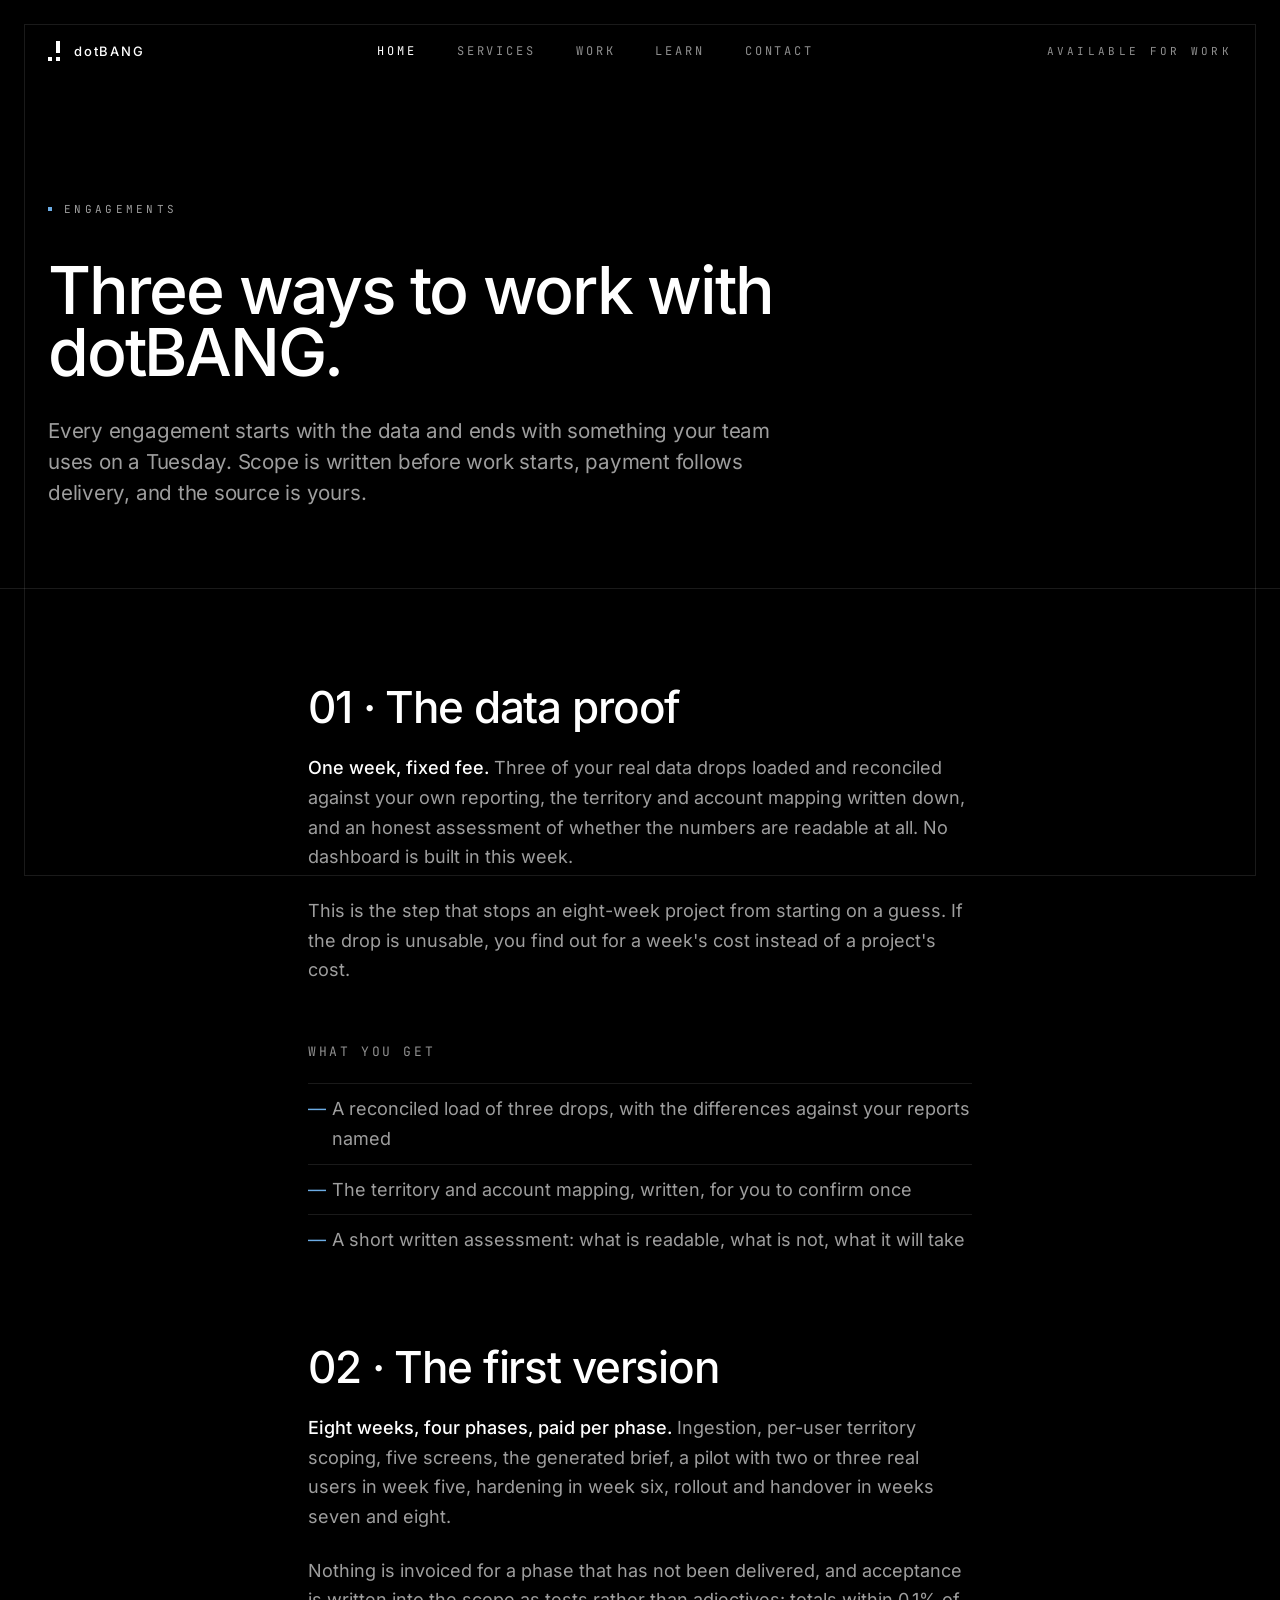
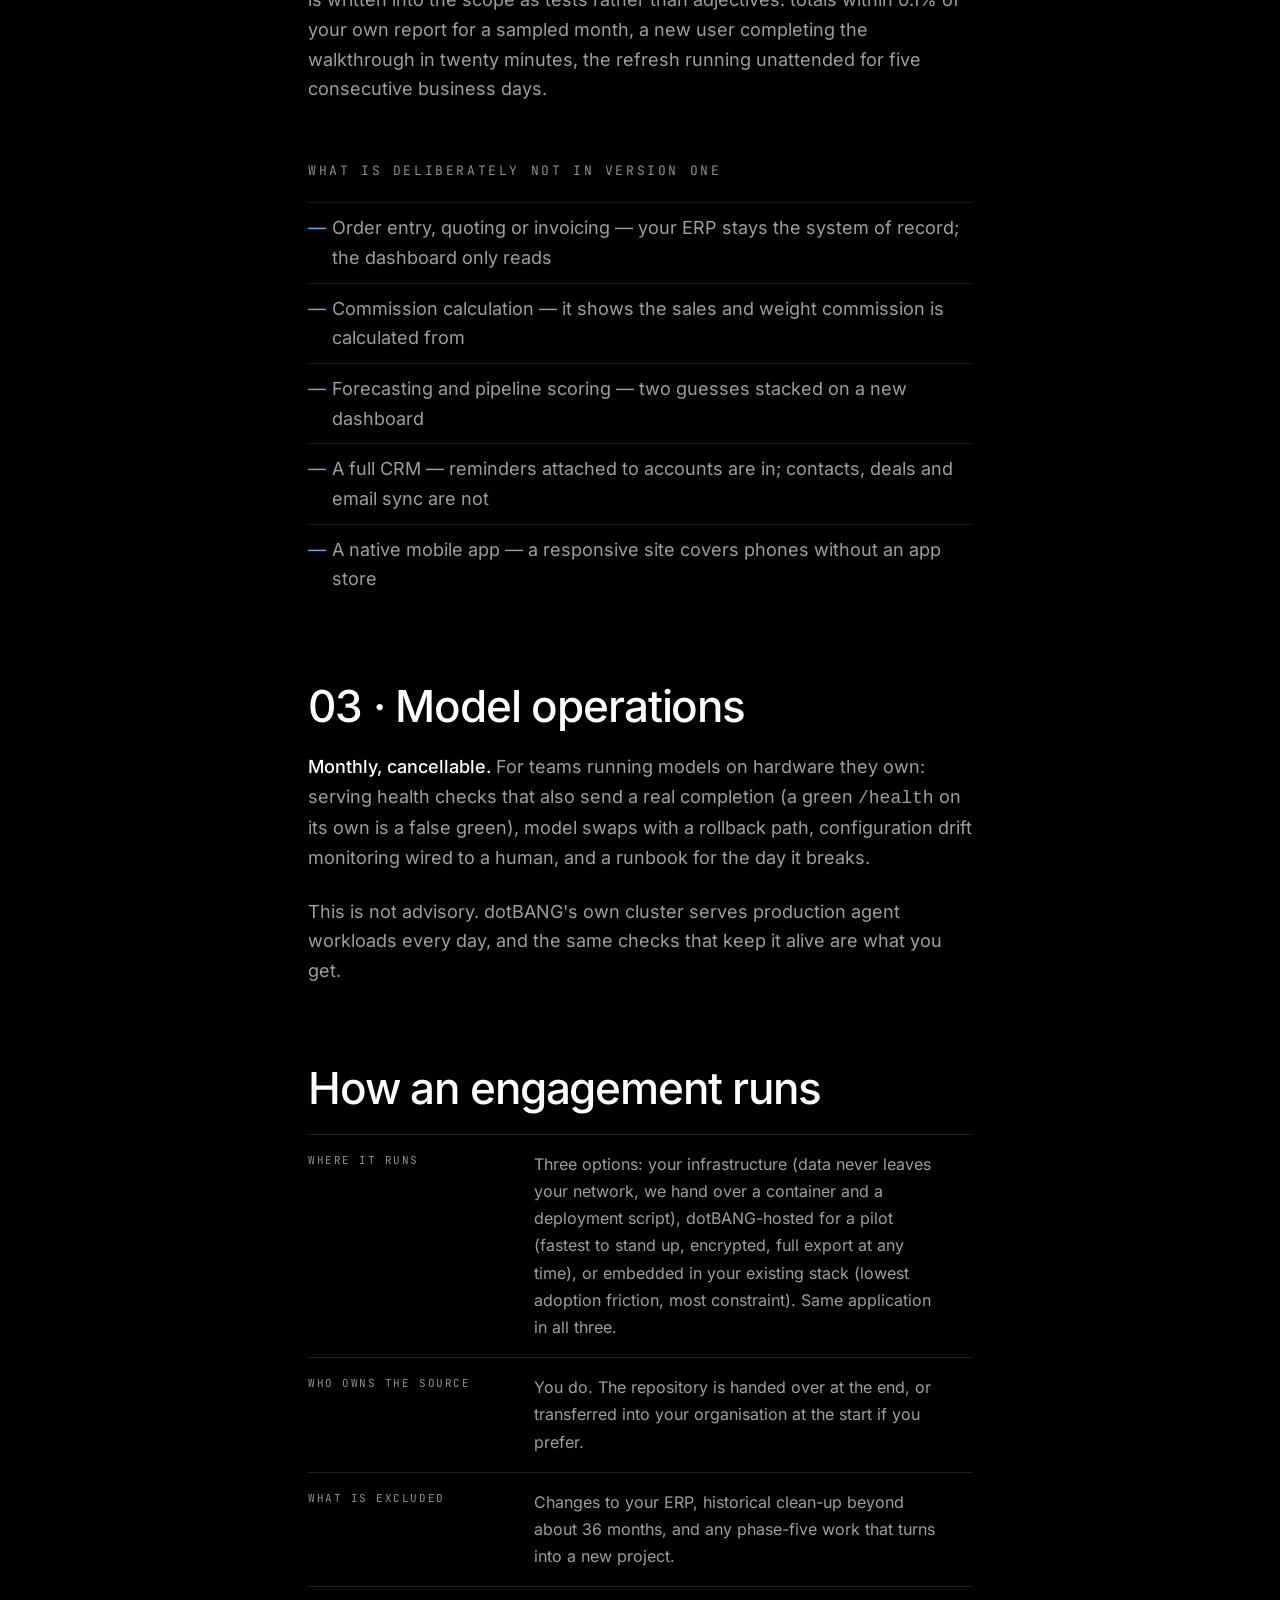
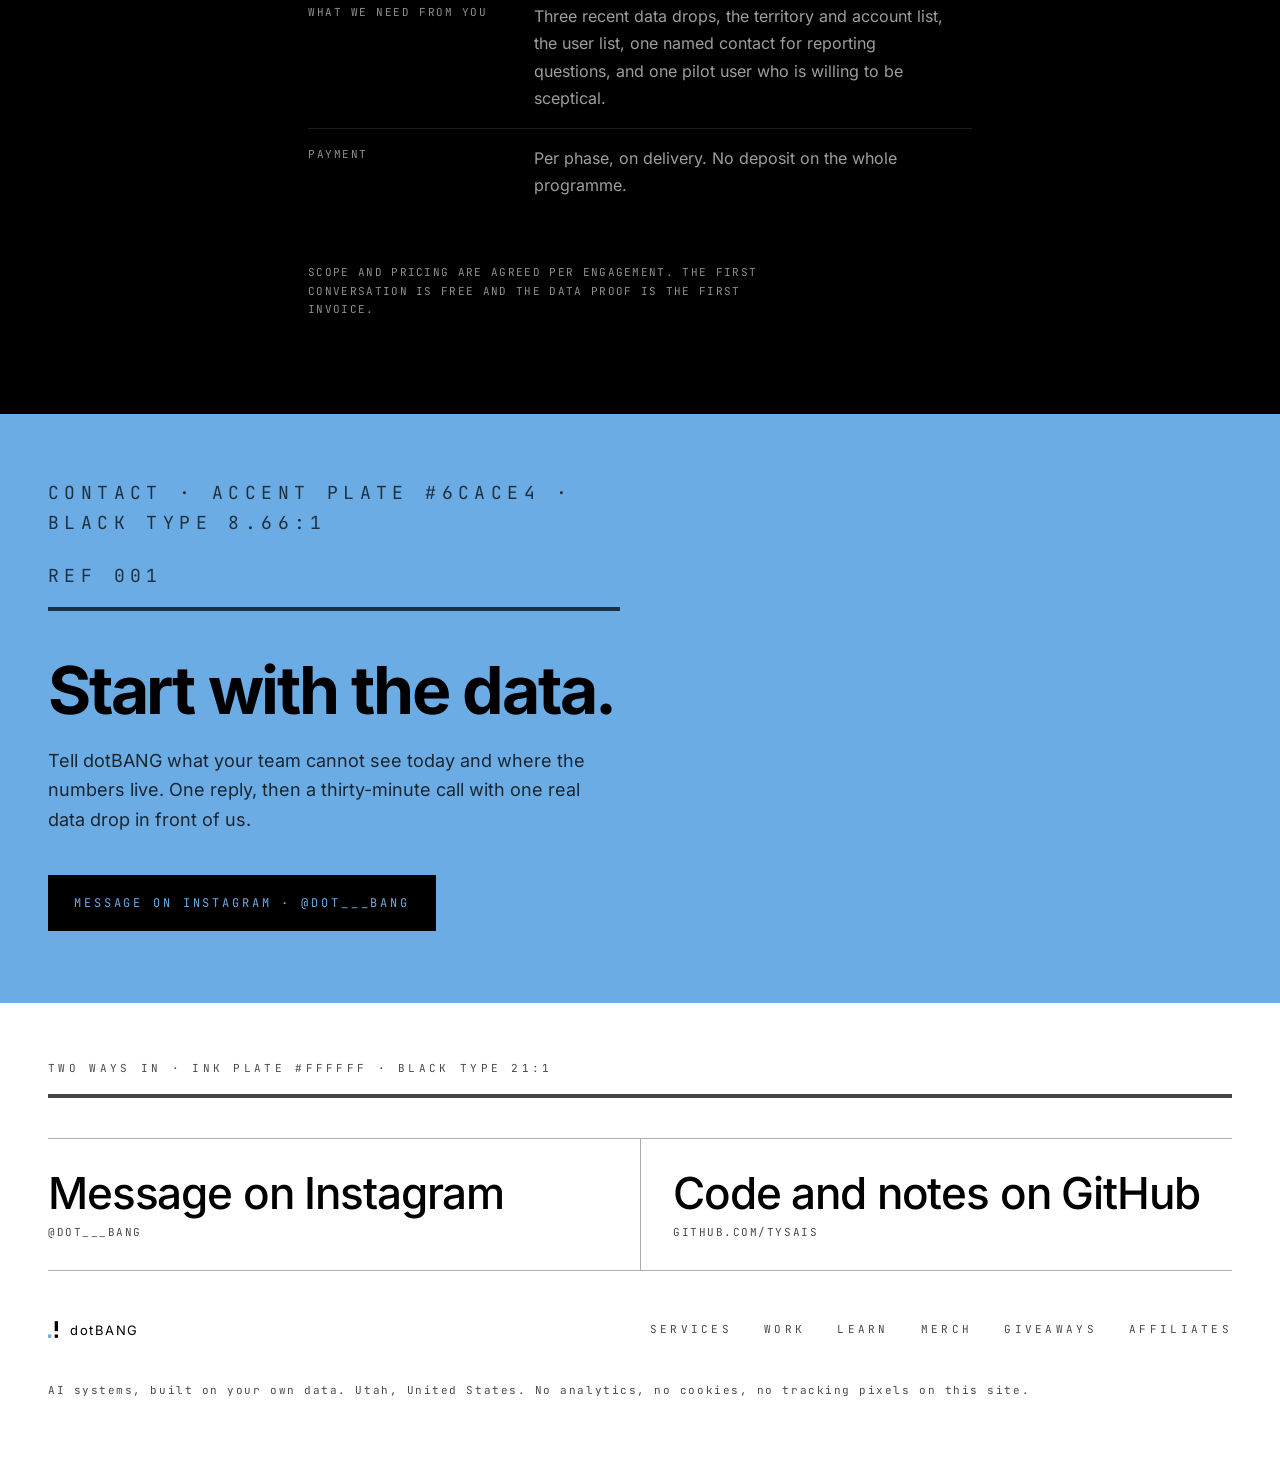
<file: pages/services.html>
<!doctype html>
<html lang="en" data-direction="DIR-06">
<head>
<meta charset="utf-8">
<meta name="viewport" content="width=device-width, initial-scale=1">
<title>Services — dotBANG</title>
<meta name="description" content="How dotBANG engagements run: a one-week data proof, an eight-week first version, and a monthly model-operations retainer. Fixed scope, phased payment, source handed over.">
<!-- inline-css:begin (generated by scripts/inline_css.py) -->
<link rel="preload" href="../assets/fonts/inter-latin-subset.woff2" as="font" type="font/woff2" crossorigin>
<link rel="preload" href="../assets/fonts/jetbrains-mono-latin-subset.woff2" as="font" type="font/woff2" crossorigin>
<style>@font-face{font-family:"Inter";font-style:normal;font-weight:400;font-display:swap;src:url(../assets/fonts/inter-latin-subset.woff2) format("woff2")}@font-face{font-family:"Inter";font-style:normal;font-weight:500;font-display:swap;src:url(../assets/fonts/inter-latin-subset.woff2) format("woff2")}@font-face{font-family:"Inter";font-style:normal;font-weight:600;font-display:swap;src:url(../assets/fonts/inter-latin-subset.woff2) format("woff2")}@font-face{font-family:"Inter";font-style:normal;font-weight:700;font-display:swap;src:url(../assets/fonts/inter-latin-subset.woff2) format("woff2")}@font-face{font-family:"JetBrains Mono";font-style:normal;font-weight:400;font-display:swap;src:url(../assets/fonts/jetbrains-mono-latin-subset.woff2) format("woff2")}@font-face{font-family:"JetBrains Mono";font-style:normal;font-weight:700;font-display:swap;src:url(../assets/fonts/jetbrains-mono-latin-subset.woff2) format("woff2")}*,*::before,*::after{box-sizing:border-box}html{-webkit-text-size-adjust:100%}body{margin:0;background:#000;color:#fff;font-family:"Inter",sans-serif;font-size:16px;line-height:1.6;-webkit-font-smoothing:antialiased;text-rendering:optimizeLegibility}img,svg{display:block;max-width:100%}a{color:inherit;text-decoration:none}h1,h2,h3,h4,p,ul,ol{margin:0}ul{list-style:none;padding:0}button{font:inherit;color:inherit;background:none;border:0;cursor:pointer}.mark{width:12px;height:20px;fill:currentColor;flex:0 0 auto}.mark .m-dot{fill:currentColor}.mark.accent-dot .m-dot-a{fill:#6CACE4}.wrap{width:100%}.deco{display:none}.sr{position:absolute;width:1px;height:1px;overflow:hidden;clip-path:inset(50%);white-space:nowrap}.shell{display:block}.site-head{}.brand{display:inline-flex;align-items:center;gap:8px}.brand .wordmark{}.nav{}.nav a{}.chip{}.ticker{}main{}.hero{}.hero-copy{}.eyebrow{}h1{}.lede{}.cta{display:flex;gap:12px;flex-wrap:wrap}.btn{}.hero-panel{}.panel-head{}.spec{display:flex;justify-content:space-between;gap:16px}.spec dt{}.spec dd{margin:0}.hero-mark{}.stats{}.stat{}.stat .n{}.stat .k{}.entries{}.card{}.card .ico{}.card h3{}.card p{}.card .more{}.callout{}.callout strong{}footer.site{}.foot-links{}:root{--field:#000000;--ink:#FFFFFF;--signal:#6CACE4;--ink-56:rgba(255,255,255,.56);--ink-62:rgba(255,255,255,.62);--ink-12:rgba(255,255,255,.12);--ink-10:rgba(255,255,255,.10);--ink-28:rgba(255,255,255,.28);--t01-display-1:min(13.2cqw,150px);--t02-display-2:clamp(64px,8.4vw,100px);--t03-display-3:clamp(44px,5.6vw,66px);--t04-display-4:clamp(30px,3.7vw,44px);--t05-lead:clamp(19px,1.6vw,22px);--t06-body-l:18px;--t07-body:16px;--t08-body-s:14px;--t09-caption:13px;--t10-label:13px;--t11-label-s:12px;--t12-micro:11px;--tr-01:-.048em;--tr-02:-.042em;--tr-03:-.034em;--tr-04:-.026em;--tr-05:-.011em;--tr-06:-.006em;--tr-07:0;--tr-08:0;--tr-10:.20em;--tr-11:.24em;--tr-12:.30em;--lh-01:.86;--lh-02:.90;--lh-03:.95;--lh-04:1.00;--lh-05:1.50;--lh-06:1.65;--lh-07:1.70;--lh-08:1.70;--lh-10:1.20;--lh-11:1.20;--lh-12:1.20}html,body{background:var(--field);color:var(--ink);font-family:"Inter",sans-serif;font-size:var(--t07-body);line-height:var(--lh-07)}::selection{background:var(--signal);color:#000}.viewfinder{position:fixed;inset:24px;border:1px solid var(--ink-10);pointer-events:none;z-index:40}.site-head{position:absolute;top:0;left:0;right:0;z-index:10}.head-in{max-width:1280px;margin:0 auto;padding:40px 48px;display:flex;align-items:center;justify-content:space-between}.brand{display:flex;align-items:center;gap:14px}.brand .mark{width:12px;height:20px}.brand .wordmark{font-size:var(--t09-caption);letter-spacing:.24em;text-transform:uppercase;font-weight:500}.nav{display:flex;gap:40px}.nav a{font-family:"JetBrains Mono",monospace;font-size:var(--t11-label-s);letter-spacing:var(--tr-11);text-transform:uppercase;color:var(--ink-56)}.nav a:first-child{color:var(--ink)}.nav a:hover{color:var(--ink)}.chip{font-family:"JetBrains Mono",monospace;font-size:var(--t12-micro);letter-spacing:var(--tr-12);color:var(--ink-56)}.hero{min-height:min(100vh,960px);display:flex;align-items:center;border-bottom:1px solid var(--ink-10)}.hero-in{max-width:1280px;margin:0 auto;padding:136px 48px 96px;width:100%;display:flex;flex-direction:column;align-items:center;text-align:center}.hero-copy{display:flex;flex-direction:column;align-items:center;width:100%;container-type:inline-size}.eyebrow{font-family:"JetBrains Mono",monospace;font-size:var(--t12-micro);letter-spacing:var(--tr-12);text-transform:uppercase;color:var(--ink-62);margin-bottom:56px;display:flex;align-items:center;gap:12px}.eyebrow-dot{display:inline-block;width:4px;height:4px;background:var(--signal);flex:0 0 auto}h1{font-size:var(--t01-display-1);font-weight:500;line-height:var(--lh-01);letter-spacing:var(--tr-01);margin:0 0 56px;max-width:100%;font-feature-settings:"ss01","cv05"}h1 .ln{display:inline;white-space:nowrap}.br-desk{display:inline}h1 .hl{color:var(--ink)}h1 .punct{display:inline-block;width:.42em;height:.70em;margin-left:.02em;vertical-align:-.02em;fill:var(--ink)}h1 .punct .m-dot-a{fill:var(--signal)}.lede{font-size:var(--t05-lead);line-height:var(--lh-05);color:var(--ink-62);max-width:42ch;margin-bottom:56px;letter-spacing:var(--tr-05)}.cta{display:flex;gap:40px;align-items:center}.btn{font-family:"JetBrains Mono",monospace;font-size:var(--t11-label-s);letter-spacing:var(--tr-11);text-transform:uppercase;color:var(--ink);padding:0 0 10px;border-bottom:1px solid var(--ink-28)}.btn-ghost{color:var(--ink-56)}.btn:hover{border-bottom-color:var(--signal);color:var(--ink)}.hero-panel{position:absolute;right:48px;bottom:96px;width:240px;text-align:left;border-left:1px solid rgba(255,255,255,.16);padding-left:16px}.panel-head{display:flex;justify-content:space-between;font-family:"JetBrains Mono",monospace;font-size:var(--t12-micro);letter-spacing:var(--tr-12);color:var(--ink-56);margin-bottom:16px;text-transform:uppercase}.panel-code{display:none}.spec{display:flex;justify-content:space-between;gap:8px;padding:6px 0}.spec dt{font-family:"JetBrains Mono",monospace;font-size:var(--t12-micro);letter-spacing:.14em;text-transform:uppercase;color:var(--ink-56)}.spec dd{font-size:var(--t08-body-s);color:var(--ink-62);font-family:"JetBrains Mono",monospace;text-align:right;margin:0}.panel-note{font-family:"JetBrains Mono",monospace;font-size:var(--t12-micro);color:var(--ink-56);margin-top:16px;letter-spacing:.1em}.hero-mark{display:none}.stats{border-bottom:1px solid var(--ink-10)}.stats-in{max-width:1280px;margin:0 auto;padding:120px 48px;display:grid;grid-template-columns:repeat(3,1fr);gap:48px}.stat .n{display:block;font-size:var(--t02-display-2);font-weight:400;letter-spacing:var(--tr-02);line-height:1;font-variant-numeric:tabular-nums;color:var(--ink)}.stat .k{display:block;font-family:"JetBrains Mono",monospace;font-size:var(--t11-label-s);letter-spacing:var(--tr-11);text-transform:uppercase;color:var(--ink-56);margin-top:24px}.entries{max-width:1280px;margin:0 auto;padding:160px 48px}.section-h{font-family:"JetBrains Mono",monospace;font-size:var(--t10-label);font-weight:400;letter-spacing:var(--tr-10);text-transform:uppercase;color:var(--ink-56);margin-bottom:64px}.cards{display:grid;grid-template-columns:1fr;gap:0;max-width:820px}.card{padding:48px 0;border-top:1px solid var(--ink-12);display:grid;grid-template-columns:1fr auto;gap:16px;align-items:start}.card:last-child{border-bottom:1px solid var(--ink-12)}.card .ico{display:none}.card h3{font-size:var(--t04-display-4);font-weight:500;letter-spacing:var(--tr-04);line-height:var(--lh-04);margin-bottom:16px;grid-column:1}.card p{font-size:var(--t06-body-l);line-height:var(--lh-06);color:var(--ink-62);max-width:52ch;grid-column:1}.card .more{grid-column:2;grid-row:1/3;align-self:center;font-family:"JetBrains Mono",monospace;font-size:var(--t11-label-s);letter-spacing:var(--tr-11);text-transform:uppercase;color:var(--ink-56);border-bottom:1px solid rgba(255,255,255,.24);padding-bottom:4px}.card .more::after{content:" →"}.card h3 a:hover,.card .more:hover{color:var(--signal);border-color:var(--signal)}.callout-wrap{max-width:1280px;margin:0 auto;padding:0 48px 160px}.callout{max-width:900px}.callout strong{display:block;font-family:"JetBrains Mono",monospace;font-size:var(--t10-label);font-weight:400;letter-spacing:var(--tr-10);text-transform:uppercase;color:var(--signal);margin-bottom:32px}.callout p{font-size:var(--t03-display-3);line-height:1.08;color:var(--ink);letter-spacing:var(--tr-03);max-width:22ch}footer.site{border-top:1px solid var(--ink-10);padding:64px 0 96px}.foot-in{max-width:1280px;margin:0 auto;padding:0 48px;display:grid;grid-template-columns:1fr auto;gap:32px}.foot-brand{display:flex;align-items:center;gap:12px;font-size:var(--t09-caption);letter-spacing:.16em;text-transform:uppercase;color:var(--ink-62)}.foot-brand .mark{width:10px;height:17px}.foot-links{display:flex;gap:32px}.foot-links a{font-family:"JetBrains Mono",monospace;font-size:var(--t12-micro);letter-spacing:var(--tr-12);text-transform:uppercase;color:var(--ink-56)}.foot-links a:hover{color:var(--ink)}.foot-note{grid-column:1/-1;font-family:"JetBrains Mono",monospace;font-size:var(--t12-micro);letter-spacing:.14em;color:var(--ink-56);margin-top:40px}@keyframes step-in{from{opacity:0}to{opacity:1}}@keyframes step-up{from{opacity:0;transform:translateY(8px)}to{opacity:1;transform:none}}h1{animation:step-in .52s steps(2) both}.lede{animation:step-up .52s steps(2) .10s both}@media (max-width:900px){.viewfinder{inset:12px}.head-in{padding:24px 20px 16px;flex-wrap:wrap;gap:12px;row-gap:14px}.brand .wordmark{font-size:13px}.chip{order:2;font-size:var(--t12-micro)}.nav{order:3;flex-basis:100%;gap:18px;row-gap:10px;max-width:100%}.nav a{font-size:var(--t12-micro);letter-spacing:.14em}.hero-in{padding:96px 20px 72px}.eyebrow{margin-bottom:40px;font-size:var(--t12-micro);letter-spacing:.24em}h1{margin-bottom:40px;line-height:.94;font-size:min(19.6cqw,196px)}h1 .ln{display:block}.br-desk{display:none}h1 .punct{margin-left:.12em}.lede{font-size:var(--t06-body-l);margin-bottom:40px;max-width:100%}.cta{gap:28px;flex-wrap:wrap}.hero-panel{position:static;width:100%;margin-top:56px;border-left:0;border-top:1px solid rgba(255,255,255,.16);padding:20px 0 0}.spec{display:grid;grid-template-columns:88px 1fr;gap:12px;justify-content:initial}.spec dd{text-align:left}.stats-in{grid-template-columns:1fr;gap:40px;padding:72px 20px}.entries{padding:88px 20px}.card{grid-template-columns:1fr;padding:40px 0}.card .more{grid-column:1;grid-row:auto;margin-top:12px;justify-self:start}.callout-wrap{padding:0 20px 104px}.callout p{font-size:var(--t04-display-4);max-width:100%}.foot-in{grid-template-columns:1fr;padding:0 20px}.foot-links{flex-wrap:wrap;gap:18px}}@media (prefers-reduced-motion:reduce){*{animation:none!important;transition:none!important}}.brand .wordmark{text-transform:none;letter-spacing:.14em}.foot-brand{text-transform:none;letter-spacing:.12em}.wm,#svc-h .wm{text-transform:none;letter-spacing:.06em}h1{animation-duration:.24s}.lede{animation-duration:.28s;animation-delay:.06s}.page-hero{max-width:1280px;margin:0 auto;padding:200px 48px 80px;border-bottom:1px solid var(--ink-10)}.page-hero .eyebrow{margin-bottom:40px}.page-hero h1{font-size:var(--t03-display-3);line-height:var(--lh-03);letter-spacing:var(--tr-03);margin:0 0 32px;max-width:24ch}.page-hero .lede{margin-bottom:0;max-width:56ch}.prose{max-width:760px;margin:0 auto;padding:96px 48px}.prose h2{font-size:var(--t04-display-4);font-weight:500;letter-spacing:var(--tr-04);line-height:var(--lh-04);margin:80px 0 24px}.prose h2:first-child{margin-top:0}.prose h3{font-family:"JetBrains Mono",monospace;font-size:var(--t10-label);font-weight:400;letter-spacing:var(--tr-10);text-transform:uppercase;color:var(--ink-56);margin:56px 0 20px}.prose p{font-size:var(--t06-body-l);line-height:var(--lh-06);color:var(--ink-62);margin:0 0 24px;max-width:68ch}.prose p strong{color:var(--ink);font-weight:500}.prose ul,.prose ol{margin:0 0 24px;padding:0 0 0 0;max-width:68ch}.prose li{font-size:var(--t06-body-l);line-height:var(--lh-06);color:var(--ink-62);padding:10px 0 10px 24px;border-top:1px solid var(--ink-10);position:relative}.prose li::before{content:"—";position:absolute;left:0;color:var(--signal)}.prose ol{counter-reset:n}.prose ol li{counter-increment:n}.prose ol li::before{content:counter(n,decimal-leading-zero);font-family:"JetBrains Mono",monospace;font-size:var(--t12-micro);color:var(--ink-56)}.prose a{color:var(--ink);border-bottom:1px solid var(--ink-28);padding-bottom:1px}.prose a:hover{color:var(--signal);border-color:var(--signal)}.prose .note{font-family:"JetBrains Mono",monospace;font-size:var(--t12-micro);letter-spacing:.12em;color:var(--ink-56);text-transform:uppercase;margin:48px 0 0}.svc-grid{display:grid;grid-template-columns:repeat(3,1fr);gap:0;border-top:1px solid var(--ink-12)}.svc{padding:48px 32px 48px 0;border-bottom:1px solid var(--ink-12)}.svc + .svc{padding-left:32px;border-left:1px solid var(--ink-10)}.svc .num{display:block;font-family:"JetBrains Mono",monospace;font-size:var(--t12-micro);letter-spacing:var(--tr-12);color:var(--signal);margin-bottom:24px}.svc h3{font-size:var(--t04-display-4);font-weight:500;letter-spacing:var(--tr-04);line-height:var(--lh-04);margin:0 0 20px}.svc p{font-size:var(--t07-body);line-height:var(--lh-07);color:var(--ink-62);margin:0 0 20px}.svc dl{margin:0}.svc dt{font-family:"JetBrains Mono",monospace;font-size:var(--t12-micro);letter-spacing:.14em;text-transform:uppercase;color:var(--ink-56);padding-top:12px;border-top:1px solid var(--ink-10)}.svc dd{margin:4px 0 0;font-family:"JetBrains Mono",monospace;font-size:var(--t12-micro);color:var(--ink-62);letter-spacing:.06em}.facts{width:100%;border-collapse:collapse;margin:0 0 32px}.facts th,.facts td{text-align:left;vertical-align:top;padding:16px 24px 16px 0;border-top:1px solid var(--ink-12);font-size:var(--t07-body);line-height:var(--lh-07)}.facts th{font-family:"JetBrains Mono",monospace;font-size:var(--t12-micro);font-weight:400;letter-spacing:.14em;text-transform:uppercase;color:var(--ink-56);width:34%}.facts td{color:var(--ink-62)}.facts td strong{color:var(--ink);font-weight:500}.case-top{max-width:1280px;margin:0 auto;padding:200px 48px 0}.case-top .tag{display:inline-block;font-family:"JetBrains Mono",monospace;font-size:var(--t12-micro);letter-spacing:var(--tr-12);text-transform:uppercase;color:var(--signal);border:1px solid rgba(108,172,228,.4);padding:8px 12px;margin-bottom:40px}.case-top h1{font-size:var(--t03-display-3);line-height:var(--lh-03);letter-spacing:var(--tr-03);margin:0 0 32px;max-width:26ch}.case-top .lede{max-width:52ch}.band-label{display:flex;justify-content:space-between;gap:24px;flex-wrap:wrap;font-family:"JetBrains Mono",monospace;font-size:var(--t12-micro);letter-spacing:var(--tr-12);text-transform:uppercase;padding-bottom:16px;border-bottom:4px solid currentColor;margin:0 0 48px}.contact{background:var(--signal);color:#000;border-top:0}.contact-in{max-width:1280px;margin:0 auto;padding:var(--plate-pad-t,64px) 48px var(--plate-pad-b,72px)}.contact .band-label{color:rgba(0,0,0,.72);margin-bottom:var(--plate-label-gap,48px)}.contact h2{font-size:var(--plate-h2,var(--t03-display-3));line-height:var(--lh-03);letter-spacing:var(--tr-03);margin:0 0 24px;max-width:20ch;color:#000}.contact p{font-size:var(--plate-body,var(--t06-body-l));line-height:var(--lh-06);color:rgba(0,0,0,.78);max-width:52ch;margin:0 0 var(--plate-body-gap,40px)}.btn-on-accent{display:inline-block;background:#000;color:var(--signal);font-family:"JetBrains Mono",monospace;font-size:var(--t11-label-s);letter-spacing:var(--tr-11);text-transform:uppercase;padding:18px 26px}.btn-on-accent:hover{color:#000;background:var(--ink)}footer.site.plate{background:var(--ink);color:#000;border-top:0;padding:var(--foot-pad-t,56px) 0 var(--foot-pad-b,72px)}footer.site.plate .foot-in{display:block}footer.site.plate .band-label{color:rgba(0,0,0,.72);margin-bottom:40px}footer.site.plate .contact-links{display:grid;grid-template-columns:1fr 1fr;gap:0;border-top:1px solid rgba(0,0,0,.32)}footer.site.plate .contact-links a{display:block;padding:32px 24px 32px 0;border-bottom:1px solid rgba(0,0,0,.32);color:#000;font-size:var(--t04-display-4);font-weight:500;letter-spacing:var(--tr-04);line-height:var(--lh-04)}footer.site.plate .contact-links a + a{padding-left:32px;border-left:1px solid rgba(0,0,0,.32)}footer.site.plate .contact-links a span{display:block;font-family:"JetBrains Mono",monospace;font-size:var(--t12-micro);letter-spacing:.14em;text-transform:uppercase;color:rgba(0,0,0,.72);margin-top:12px}footer.site.plate .contact-links a:hover{background:rgba(0,0,0,.06);color:#000}footer.site.plate .foot-row{display:flex;align-items:center;justify-content:space-between;gap:32px;flex-wrap:wrap;margin-top:48px}footer.site.plate .foot-brand{color:#000}footer.site.plate .foot-brand .mark .m-stem{fill:#000}footer.site.plate .foot-brand .mark .m-dot-b{fill:#000}footer.site.plate .foot-brand .mark .m-dot-a{fill:var(--signal)}footer.site.plate .foot-links a{color:rgba(0,0,0,.72)}footer.site.plate .foot-links a:hover{color:#000}footer.site.plate .foot-note{color:rgba(0,0,0,.72);margin-top:40px}.contact.slim .band-label{margin-bottom:var(--plate-label-gap,20px);padding-bottom:10px}.contact.slim .slim-row{display:flex;align-items:flex-end;justify-content:space-between;gap:24px;flex-wrap:wrap;margin:0}.contact.slim h2{font-size:var(--t04-display-4);margin:0}.contact.slim .btn-on-accent{padding:var(--plate-btn-pad,14px 20px)}.contact.slim .slim-note{font-size:var(--t07-body);line-height:var(--lh-07);color:rgba(0,0,0,.78);max-width:64ch;margin:16px 0 0}footer.site.plate.slim .contact-links{display:none}footer.site.plate.slim .band-label{margin-bottom:var(--foot-label-gap,24px);padding-bottom:10px}footer.site.plate.slim .foot-row{margin-top:var(--foot-row-gap,24px)}footer.site.plate.slim .foot-note{margin-top:var(--foot-note-gap,20px)}.ratio-rule{height:4px;background:var(--signal);border:0;margin:0}.btn-primary{background:var(--signal);color:#000;border:0;padding:16px 24px;letter-spacing:var(--tr-11);font-family:"JetBrains Mono",monospace;font-size:var(--t11-label-s);text-transform:uppercase;display:inline-block}.btn-primary:hover{opacity:.86}.btn-ghost{border-bottom:1px solid var(--ink-28);color:var(--ink-56)}.btn-ghost:hover{color:var(--ink);border-bottom-color:var(--signal)}.chip{display:inline-flex;align-items:center;gap:10px}.chip-dot{width:9px;height:9px;background:var(--db-signal,#F50087);flex:0 0 auto}.inline-link{font-family:"JetBrains Mono",monospace;font-size:var(--t11-label-s);letter-spacing:var(--tr-11);text-transform:uppercase;color:var(--ink-56);border-bottom:1px solid rgba(255,255,255,.24);padding-bottom:4px}.inline-link:hover{color:var(--signal);border-color:var(--signal)}.plain-list{list-style:none;padding:0;margin:0}.plain-list li{border-top:1px solid var(--ink-10);padding:20px 0}@media (max-width:900px){.page-hero{padding:140px 20px 56px}.case-top{padding:140px 20px 0}.prose{padding:64px 20px}.prose h2{font-size:var(--t04-display-4);margin-top:56px}.svc-grid{grid-template-columns:1fr}.svc{padding:40px 0}.svc + .svc{padding-left:0;border-left:0}.facts th{width:auto;display:block;padding-bottom:4px}.facts td{display:block;padding-top:4px}.facts tr{display:block;border-top:1px solid var(--ink-12);padding:16px 0}.facts th,.facts td{border-top:0}.contact-in{padding:96px 20px}.contact-links{grid-template-columns:1fr}.contact-links a + a{padding-left:0;border-left:0}}body[data-page="work"]{--plate-pad-t:52px;--plate-pad-b:60px}body[data-page="learn"]{--plate-pad-t:28px;--plate-pad-b:30px;--plate-label-gap:20px;--foot-pad-t:40px;--foot-pad-b:44px}body[data-page="merch"]{--plate-pad-t:28px;--plate-pad-b:30px;--plate-label-gap:20px;--foot-pad-t:24px;--foot-pad-b:28px}body[data-page="giveaways"]{--plate-pad-t:32px;--plate-pad-b:34px;--plate-label-gap:20px;--foot-pad-t:44px;--foot-pad-b:48px}body[data-page="affiliates"]{--plate-pad-t:16px;--plate-pad-b:18px;--plate-label-gap:16px;--foot-pad-t:24px;--foot-pad-b:28px}@media (max-width:900px){.contact-in{padding:var(--plate-pad-t-m,var(--plate-pad-t,40px)) 20px var(--plate-pad-b-m,var(--plate-pad-b,44px))}footer.site.plate{padding:var(--foot-pad-t-m,20px) 0 var(--foot-pad-b-m,24px)}footer.site.plate .band-label{display:none}footer.site.plate .foot-row{margin-top:24px}footer.site.plate .foot-links{gap:12px 20px}footer.site.plate .contact-links a{padding:24px 0;font-size:var(--t05-lead)}footer.site.plate .contact-links a + a{border-left:0}body[data-page="work"]{--foot-pad-t-m:20px;--foot-pad-b-m:24px}body[data-page="learn"]{--foot-pad-t-m:20px;--foot-pad-b-m:24px}body[data-page="merch"]{--foot-pad-t-m:14px;--foot-pad-b-m:18px;--plate-pad-t-m:20px;--plate-pad-b-m:22px}body[data-page="giveaways"]{--foot-pad-t-m:18px;--foot-pad-b-m:22px}body[data-page="affiliates"]{--foot-pad-t-m:10px;--foot-pad-b-m:14px}}</style>
<!-- inline-css:end -->
<link rel="icon" type="image/svg+xml" href="../assets/favicon.svg">
</head>
<body class="blackout" data-page="services">

<div class="viewfinder" aria-hidden="true"></div>

<header class="site-head">
  <div class="head-in">
    <a class="brand" href="../index.html" aria-label="dotBANG home">
      <svg class="mark" viewBox="0 0 12 20" aria-hidden="true"><rect class="m-dot m-dot-a" x="0" y="16" width="4" height="4"/><rect class="m-stem" x="8" y="0" width="4" height="12"/><rect class="m-dot m-dot-b" x="8" y="16" width="4" height="4"/></svg>
      <span class="wordmark">dotBANG</span>
    </a>
    <nav class="nav" aria-label="Primary">
      <a href="../index.html">Home</a>
      <a href="services.html" aria-current="page">Services</a>
      <a href="work.html">Work</a>
      <a href="learn.html">Learn</a>
      <a href="../index.html#contact">Contact</a>
    </nav>
    <span class="chip">AVAILABLE FOR WORK</span>
  </div>
</header>

<main>
  <section class="page-hero">
    <p class="eyebrow"><span class="eyebrow-dot" aria-hidden="true"></span>Engagements</p>
    <h1>Three ways to work with dotBANG.</h1>
    <p class="lede">Every engagement starts with the data and ends with something your team uses on a Tuesday. Scope is written before work starts, payment follows delivery, and the source is yours.</p>
  </section>

  <div class="prose">
    <h2>01 · The data proof</h2>
    <p><strong>One week, fixed fee.</strong> Three of your real data drops loaded and reconciled against your own reporting, the territory and account mapping written down, and an honest assessment of whether the numbers are readable at all. No dashboard is built in this week.</p>
    <p>This is the step that stops an eight-week project from starting on a guess. If the drop is unusable, you find out for a week's cost instead of a project's cost.</p>
    <h3>What you get</h3>
    <ul>
      <li>A reconciled load of three drops, with the differences against your reports named</li>
      <li>The territory and account mapping, written, for you to confirm once</li>
      <li>A short written assessment: what is readable, what is not, what it will take</li>
    </ul>

    <h2>02 · The first version</h2>
    <p><strong>Eight weeks, four phases, paid per phase.</strong> Ingestion, per-user territory scoping, five screens, the generated brief, a pilot with two or three real users in week five, hardening in week six, rollout and handover in weeks seven and eight.</p>
    <p>Nothing is invoiced for a phase that has not been delivered, and acceptance is written into the scope as tests rather than adjectives: totals within 0.1% of your own report for a sampled month, a new user completing the walkthrough in twenty minutes, the refresh running unattended for five consecutive business days.</p>
    <h3>What is deliberately not in version one</h3>
    <ul>
      <li>Order entry, quoting or invoicing — your ERP stays the system of record; the dashboard only reads</li>
      <li>Commission calculation — it shows the sales and weight commission is calculated from</li>
      <li>Forecasting and pipeline scoring — two guesses stacked on a new dashboard</li>
      <li>A full CRM — reminders attached to accounts are in; contacts, deals and email sync are not</li>
      <li>A native mobile app — a responsive site covers phones without an app store</li>
    </ul>

    <h2>03 · Model operations</h2>
    <p><strong>Monthly, cancellable.</strong> For teams running models on hardware they own: serving health checks that also send a real completion (a green <code>/health</code> on its own is a false green), model swaps with a rollback path, configuration drift monitoring wired to a human, and a runbook for the day it breaks.</p>
    <p>This is not advisory. dotBANG's own cluster serves production agent workloads every day, and the same checks that keep it alive are what you get.</p>

    <h2>How an engagement runs</h2>
    <table class="facts">
      <tr><th>Where it runs</th><td>Three options: your infrastructure (data never leaves your network, we hand over a container and a deployment script), dotBANG-hosted for a pilot (fastest to stand up, encrypted, full export at any time), or embedded in your existing stack (lowest adoption friction, most constraint). Same application in all three.</td></tr>
      <tr><th>Who owns the source</th><td>You do. The repository is handed over at the end, or transferred into your organisation at the start if you prefer.</td></tr>
      <tr><th>What is excluded</th><td>Changes to your ERP, historical clean-up beyond about 36 months, and any phase-five work that turns into a new project.</td></tr>
      <tr><th>What we need from you</th><td>Three recent data drops, the territory and account list, the user list, one named contact for reporting questions, and one pilot user who is willing to be sceptical.</td></tr>
      <tr><th>Payment</th><td>Per phase, on delivery. No deposit on the whole programme.</td></tr>
    </table>
    <p class="note">Scope and pricing are agreed per engagement. The first conversation is free and the data proof is the first invoice.</p>
  </div>


  <section class="contact compact" id="contact">
    <div class="contact-in">
      <p class="band-label"><span>Contact · accent plate #6CACE4 · black type 8.66:1</span><span>Ref 001</span></p>
      <h2>Start with the data.</h2>
      <p>Tell dotBANG what your team cannot see today and where the numbers live. One reply, then a thirty-minute call with one real data drop in front of us.</p>
      <a class="btn-on-accent" href="https://ig.me/m/dot___bang">Message on Instagram · @dot___bang</a>
    </div>
  </section>
</main>

<footer class="site plate">
  <div class="foot-in">
    <p class="band-label ink">Two ways in · ink plate #FFFFFF · black type 21:1</p>
    <div class="contact-links">
      <a href="https://ig.me/m/dot___bang">Message on Instagram<span>@dot___bang</span></a>
      <a href="https://github.com/TysAIs">Code and notes on GitHub<span>github.com/TysAIs</span></a>
    </div>
    <div class="foot-row">
      <div class="foot-brand">
        <svg class="mark" viewBox="0 0 12 20" aria-hidden="true"><rect class="m-dot m-dot-a" x="0" y="16" width="4" height="4"/><rect class="m-stem" x="8" y="0" width="4" height="12"/><rect class="m-dot m-dot-b" x="8" y="16" width="4" height="4"/></svg>
        dotBANG
      </div>
      <div class="foot-links">
        <a href="../pages/services.html">Services</a>
        <a href="../pages/work.html">Work</a>
        <a href="../pages/learn.html">Learn</a>
        <a href="../pages/merch.html">Merch</a>
        <a href="../pages/giveaways.html">Giveaways</a>
        <a href="../pages/affiliates.html">Affiliates</a>
      </div>
    </div>
    <p class="foot-note">AI systems, built on your own data. Utah, United States. No analytics, no cookies, no tracking pixels on this site.</p>
  </div>
</footer>

</body>
</html>
</file>
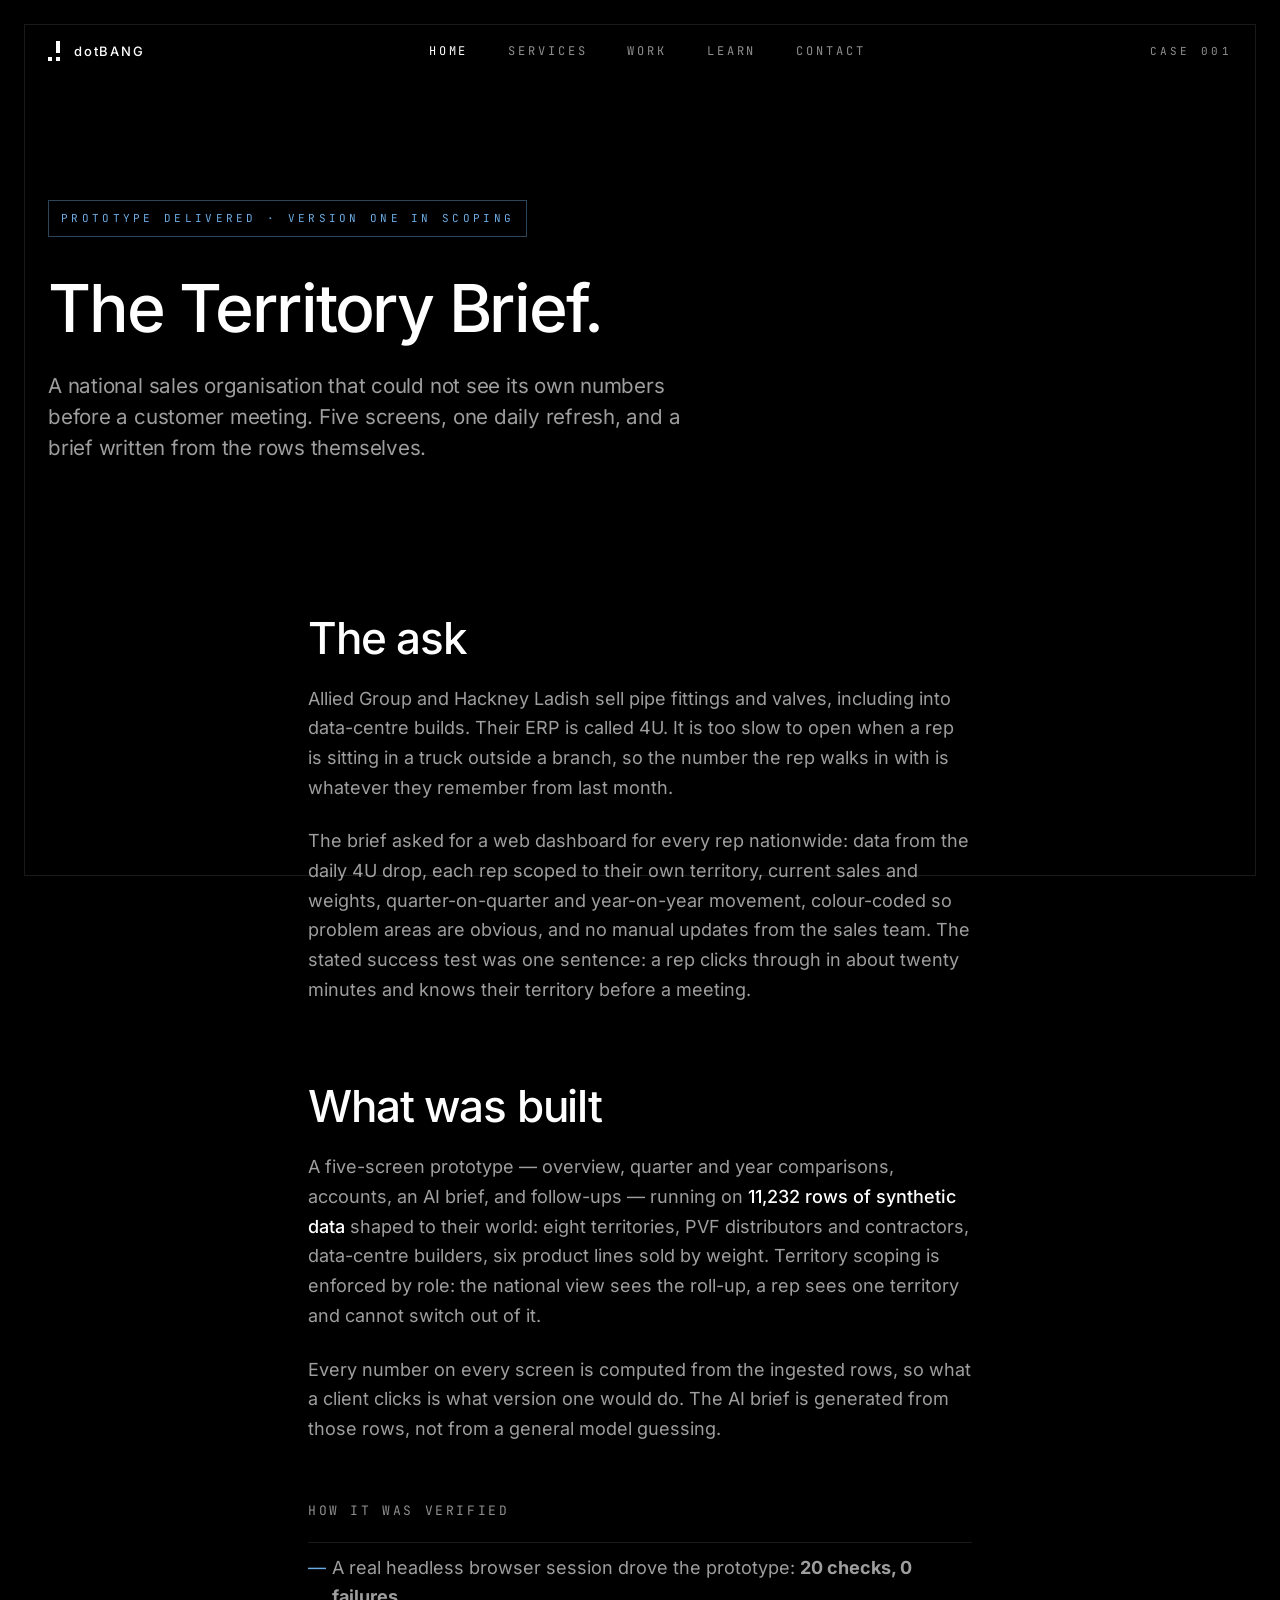
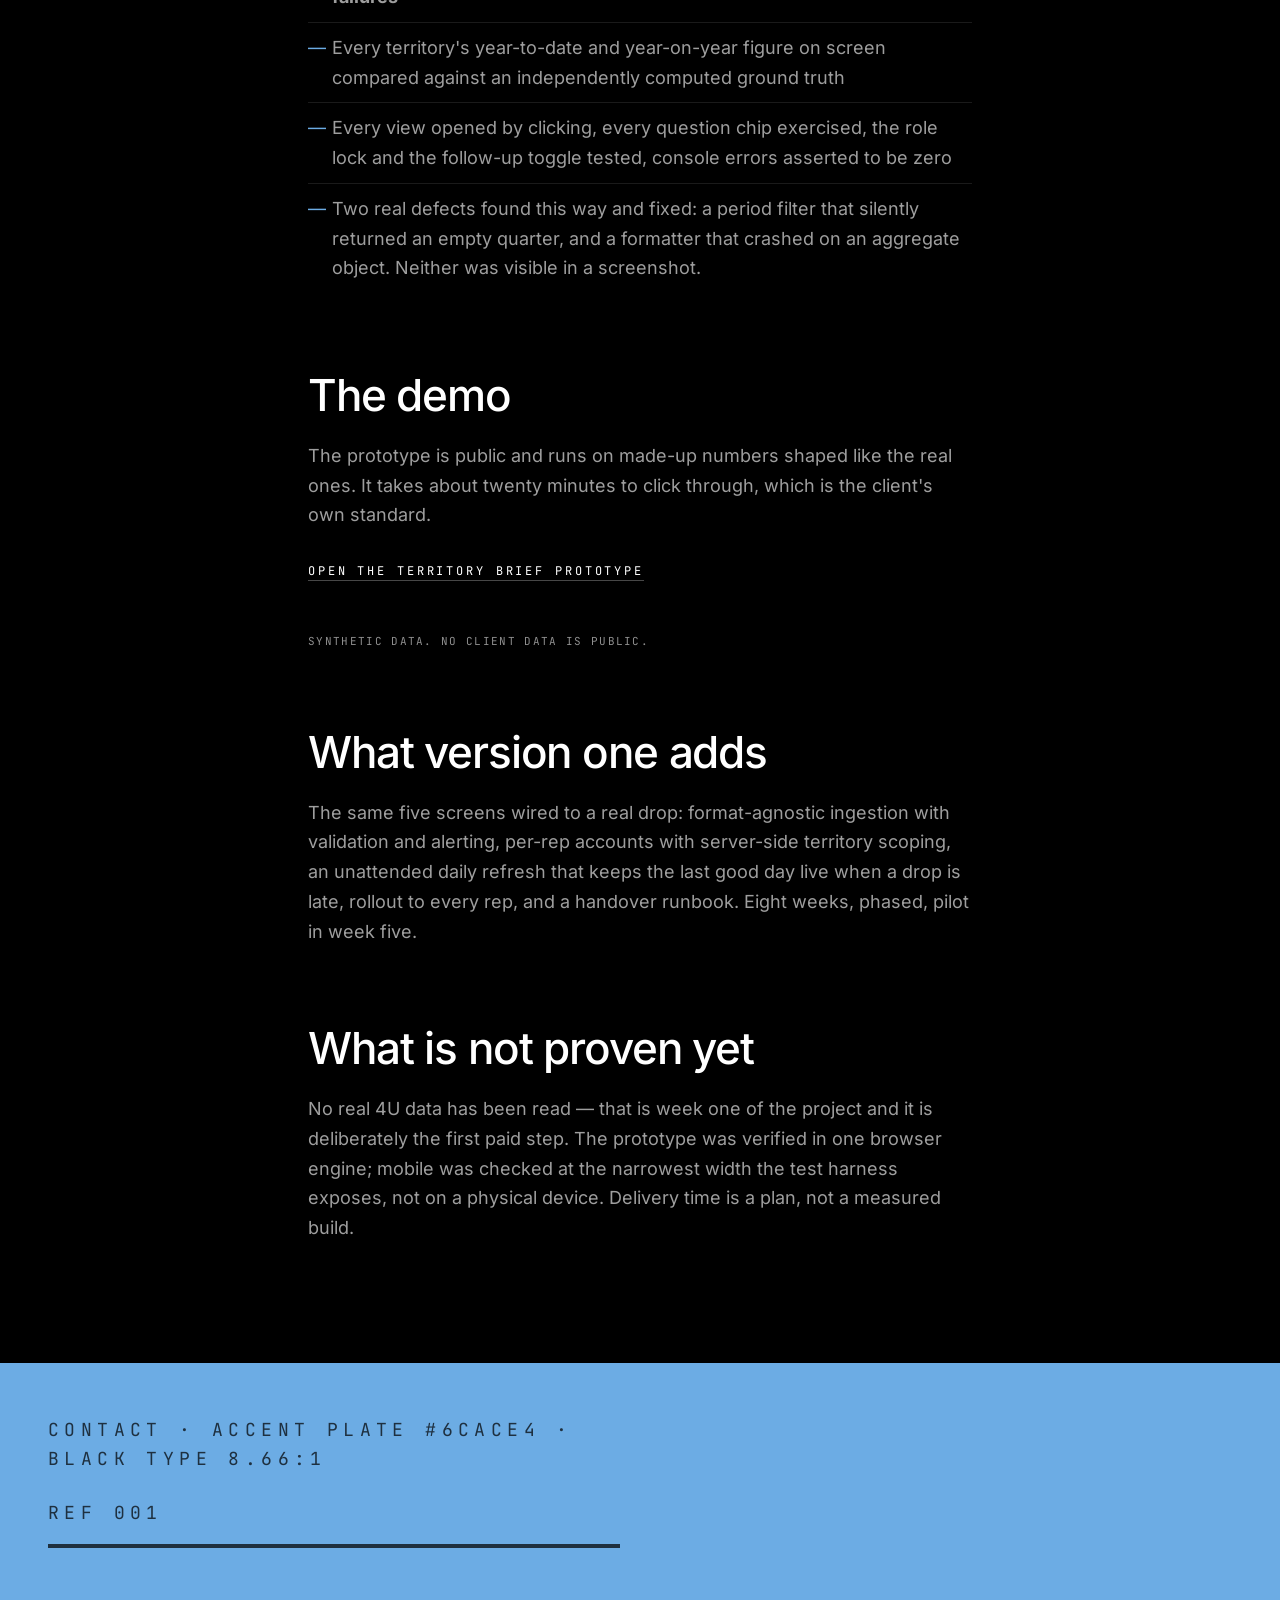
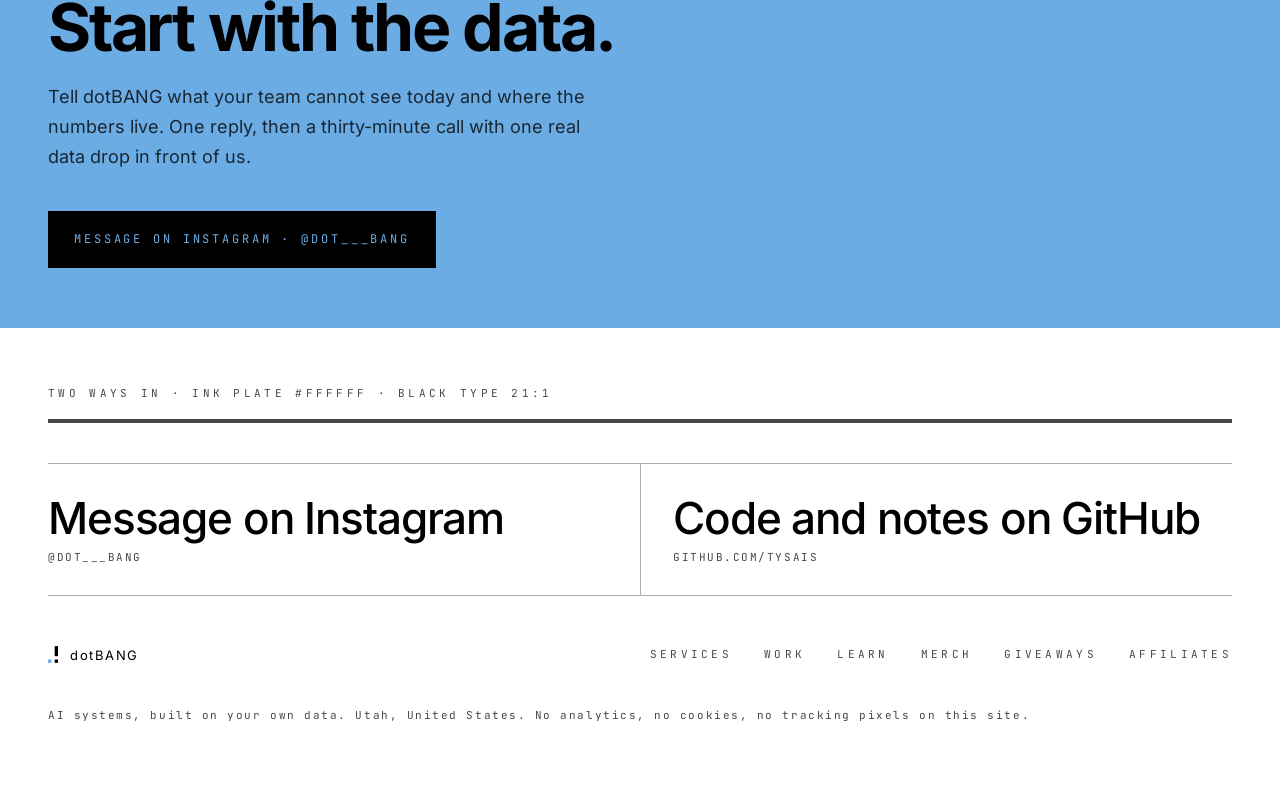
<file: pages/work.html>
<!doctype html>
<html lang="en" data-direction="DIR-06">
<head>
<meta charset="utf-8">
<meta name="viewport" content="width=device-width, initial-scale=1">
<title>Territory Brief — Allied Group and Hackney Ladish — dotBANG</title>
<meta name="description" content="Case study: a five-screen Territory Brief for a national pipe-fittings sales organisation, built on synthetic data shaped to their world, verified in a real browser, with an eight-week version one planned.">
<!-- inline-css:begin (generated by scripts/inline_css.py) -->
<link rel="preload" href="../assets/fonts/inter-latin-subset.woff2" as="font" type="font/woff2" crossorigin>
<link rel="preload" href="../assets/fonts/jetbrains-mono-latin-subset.woff2" as="font" type="font/woff2" crossorigin>
<style>@font-face{font-family:"Inter";font-style:normal;font-weight:400;font-display:swap;src:url(../assets/fonts/inter-latin-subset.woff2) format("woff2")}@font-face{font-family:"Inter";font-style:normal;font-weight:500;font-display:swap;src:url(../assets/fonts/inter-latin-subset.woff2) format("woff2")}@font-face{font-family:"Inter";font-style:normal;font-weight:600;font-display:swap;src:url(../assets/fonts/inter-latin-subset.woff2) format("woff2")}@font-face{font-family:"Inter";font-style:normal;font-weight:700;font-display:swap;src:url(../assets/fonts/inter-latin-subset.woff2) format("woff2")}@font-face{font-family:"JetBrains Mono";font-style:normal;font-weight:400;font-display:swap;src:url(../assets/fonts/jetbrains-mono-latin-subset.woff2) format("woff2")}@font-face{font-family:"JetBrains Mono";font-style:normal;font-weight:700;font-display:swap;src:url(../assets/fonts/jetbrains-mono-latin-subset.woff2) format("woff2")}*,*::before,*::after{box-sizing:border-box}html{-webkit-text-size-adjust:100%}body{margin:0;background:#000;color:#fff;font-family:"Inter",sans-serif;font-size:16px;line-height:1.6;-webkit-font-smoothing:antialiased;text-rendering:optimizeLegibility}img,svg{display:block;max-width:100%}a{color:inherit;text-decoration:none}h1,h2,h3,h4,p,ul,ol{margin:0}ul{list-style:none;padding:0}button{font:inherit;color:inherit;background:none;border:0;cursor:pointer}.mark{width:12px;height:20px;fill:currentColor;flex:0 0 auto}.mark .m-dot{fill:currentColor}.mark.accent-dot .m-dot-a{fill:#6CACE4}.wrap{width:100%}.deco{display:none}.sr{position:absolute;width:1px;height:1px;overflow:hidden;clip-path:inset(50%);white-space:nowrap}.shell{display:block}.site-head{}.brand{display:inline-flex;align-items:center;gap:8px}.brand .wordmark{}.nav{}.nav a{}.chip{}.ticker{}main{}.hero{}.hero-copy{}.eyebrow{}h1{}.lede{}.cta{display:flex;gap:12px;flex-wrap:wrap}.btn{}.hero-panel{}.panel-head{}.spec{display:flex;justify-content:space-between;gap:16px}.spec dt{}.spec dd{margin:0}.hero-mark{}.stats{}.stat{}.stat .n{}.stat .k{}.entries{}.card{}.card .ico{}.card h3{}.card p{}.card .more{}.callout{}.callout strong{}footer.site{}.foot-links{}:root{--field:#000000;--ink:#FFFFFF;--signal:#6CACE4;--ink-56:rgba(255,255,255,.56);--ink-62:rgba(255,255,255,.62);--ink-12:rgba(255,255,255,.12);--ink-10:rgba(255,255,255,.10);--ink-28:rgba(255,255,255,.28);--t01-display-1:min(13.2cqw,150px);--t02-display-2:clamp(64px,8.4vw,100px);--t03-display-3:clamp(44px,5.6vw,66px);--t04-display-4:clamp(30px,3.7vw,44px);--t05-lead:clamp(19px,1.6vw,22px);--t06-body-l:18px;--t07-body:16px;--t08-body-s:14px;--t09-caption:13px;--t10-label:13px;--t11-label-s:12px;--t12-micro:11px;--tr-01:-.048em;--tr-02:-.042em;--tr-03:-.034em;--tr-04:-.026em;--tr-05:-.011em;--tr-06:-.006em;--tr-07:0;--tr-08:0;--tr-10:.20em;--tr-11:.24em;--tr-12:.30em;--lh-01:.86;--lh-02:.90;--lh-03:.95;--lh-04:1.00;--lh-05:1.50;--lh-06:1.65;--lh-07:1.70;--lh-08:1.70;--lh-10:1.20;--lh-11:1.20;--lh-12:1.20}html,body{background:var(--field);color:var(--ink);font-family:"Inter",sans-serif;font-size:var(--t07-body);line-height:var(--lh-07)}::selection{background:var(--signal);color:#000}.viewfinder{position:fixed;inset:24px;border:1px solid var(--ink-10);pointer-events:none;z-index:40}.site-head{position:absolute;top:0;left:0;right:0;z-index:10}.head-in{max-width:1280px;margin:0 auto;padding:40px 48px;display:flex;align-items:center;justify-content:space-between}.brand{display:flex;align-items:center;gap:14px}.brand .mark{width:12px;height:20px}.brand .wordmark{font-size:var(--t09-caption);letter-spacing:.24em;text-transform:uppercase;font-weight:500}.nav{display:flex;gap:40px}.nav a{font-family:"JetBrains Mono",monospace;font-size:var(--t11-label-s);letter-spacing:var(--tr-11);text-transform:uppercase;color:var(--ink-56)}.nav a:first-child{color:var(--ink)}.nav a:hover{color:var(--ink)}.chip{font-family:"JetBrains Mono",monospace;font-size:var(--t12-micro);letter-spacing:var(--tr-12);color:var(--ink-56)}.hero{min-height:min(100vh,960px);display:flex;align-items:center;border-bottom:1px solid var(--ink-10)}.hero-in{max-width:1280px;margin:0 auto;padding:136px 48px 96px;width:100%;display:flex;flex-direction:column;align-items:center;text-align:center}.hero-copy{display:flex;flex-direction:column;align-items:center;width:100%;container-type:inline-size}.eyebrow{font-family:"JetBrains Mono",monospace;font-size:var(--t12-micro);letter-spacing:var(--tr-12);text-transform:uppercase;color:var(--ink-62);margin-bottom:56px;display:flex;align-items:center;gap:12px}.eyebrow-dot{display:inline-block;width:4px;height:4px;background:var(--signal);flex:0 0 auto}h1{font-size:var(--t01-display-1);font-weight:500;line-height:var(--lh-01);letter-spacing:var(--tr-01);margin:0 0 56px;max-width:100%;font-feature-settings:"ss01","cv05"}h1 .ln{display:inline;white-space:nowrap}.br-desk{display:inline}h1 .hl{color:var(--ink)}h1 .punct{display:inline-block;width:.42em;height:.70em;margin-left:.02em;vertical-align:-.02em;fill:var(--ink)}h1 .punct .m-dot-a{fill:var(--signal)}.lede{font-size:var(--t05-lead);line-height:var(--lh-05);color:var(--ink-62);max-width:42ch;margin-bottom:56px;letter-spacing:var(--tr-05)}.cta{display:flex;gap:40px;align-items:center}.btn{font-family:"JetBrains Mono",monospace;font-size:var(--t11-label-s);letter-spacing:var(--tr-11);text-transform:uppercase;color:var(--ink);padding:0 0 10px;border-bottom:1px solid var(--ink-28)}.btn-ghost{color:var(--ink-56)}.btn:hover{border-bottom-color:var(--signal);color:var(--ink)}.hero-panel{position:absolute;right:48px;bottom:96px;width:240px;text-align:left;border-left:1px solid rgba(255,255,255,.16);padding-left:16px}.panel-head{display:flex;justify-content:space-between;font-family:"JetBrains Mono",monospace;font-size:var(--t12-micro);letter-spacing:var(--tr-12);color:var(--ink-56);margin-bottom:16px;text-transform:uppercase}.panel-code{display:none}.spec{display:flex;justify-content:space-between;gap:8px;padding:6px 0}.spec dt{font-family:"JetBrains Mono",monospace;font-size:var(--t12-micro);letter-spacing:.14em;text-transform:uppercase;color:var(--ink-56)}.spec dd{font-size:var(--t08-body-s);color:var(--ink-62);font-family:"JetBrains Mono",monospace;text-align:right;margin:0}.panel-note{font-family:"JetBrains Mono",monospace;font-size:var(--t12-micro);color:var(--ink-56);margin-top:16px;letter-spacing:.1em}.hero-mark{display:none}.stats{border-bottom:1px solid var(--ink-10)}.stats-in{max-width:1280px;margin:0 auto;padding:120px 48px;display:grid;grid-template-columns:repeat(3,1fr);gap:48px}.stat .n{display:block;font-size:var(--t02-display-2);font-weight:400;letter-spacing:var(--tr-02);line-height:1;font-variant-numeric:tabular-nums;color:var(--ink)}.stat .k{display:block;font-family:"JetBrains Mono",monospace;font-size:var(--t11-label-s);letter-spacing:var(--tr-11);text-transform:uppercase;color:var(--ink-56);margin-top:24px}.entries{max-width:1280px;margin:0 auto;padding:160px 48px}.section-h{font-family:"JetBrains Mono",monospace;font-size:var(--t10-label);font-weight:400;letter-spacing:var(--tr-10);text-transform:uppercase;color:var(--ink-56);margin-bottom:64px}.cards{display:grid;grid-template-columns:1fr;gap:0;max-width:820px}.card{padding:48px 0;border-top:1px solid var(--ink-12);display:grid;grid-template-columns:1fr auto;gap:16px;align-items:start}.card:last-child{border-bottom:1px solid var(--ink-12)}.card .ico{display:none}.card h3{font-size:var(--t04-display-4);font-weight:500;letter-spacing:var(--tr-04);line-height:var(--lh-04);margin-bottom:16px;grid-column:1}.card p{font-size:var(--t06-body-l);line-height:var(--lh-06);color:var(--ink-62);max-width:52ch;grid-column:1}.card .more{grid-column:2;grid-row:1/3;align-self:center;font-family:"JetBrains Mono",monospace;font-size:var(--t11-label-s);letter-spacing:var(--tr-11);text-transform:uppercase;color:var(--ink-56);border-bottom:1px solid rgba(255,255,255,.24);padding-bottom:4px}.card .more::after{content:" →"}.card h3 a:hover,.card .more:hover{color:var(--signal);border-color:var(--signal)}.callout-wrap{max-width:1280px;margin:0 auto;padding:0 48px 160px}.callout{max-width:900px}.callout strong{display:block;font-family:"JetBrains Mono",monospace;font-size:var(--t10-label);font-weight:400;letter-spacing:var(--tr-10);text-transform:uppercase;color:var(--signal);margin-bottom:32px}.callout p{font-size:var(--t03-display-3);line-height:1.08;color:var(--ink);letter-spacing:var(--tr-03);max-width:22ch}footer.site{border-top:1px solid var(--ink-10);padding:64px 0 96px}.foot-in{max-width:1280px;margin:0 auto;padding:0 48px;display:grid;grid-template-columns:1fr auto;gap:32px}.foot-brand{display:flex;align-items:center;gap:12px;font-size:var(--t09-caption);letter-spacing:.16em;text-transform:uppercase;color:var(--ink-62)}.foot-brand .mark{width:10px;height:17px}.foot-links{display:flex;gap:32px}.foot-links a{font-family:"JetBrains Mono",monospace;font-size:var(--t12-micro);letter-spacing:var(--tr-12);text-transform:uppercase;color:var(--ink-56)}.foot-links a:hover{color:var(--ink)}.foot-note{grid-column:1/-1;font-family:"JetBrains Mono",monospace;font-size:var(--t12-micro);letter-spacing:.14em;color:var(--ink-56);margin-top:40px}@keyframes step-in{from{opacity:0}to{opacity:1}}@keyframes step-up{from{opacity:0;transform:translateY(8px)}to{opacity:1;transform:none}}h1{animation:step-in .52s steps(2) both}.lede{animation:step-up .52s steps(2) .10s both}@media (max-width:900px){.viewfinder{inset:12px}.head-in{padding:24px 20px 16px;flex-wrap:wrap;gap:12px;row-gap:14px}.brand .wordmark{font-size:13px}.chip{order:2;font-size:var(--t12-micro)}.nav{order:3;flex-basis:100%;gap:18px;row-gap:10px;max-width:100%}.nav a{font-size:var(--t12-micro);letter-spacing:.14em}.hero-in{padding:96px 20px 72px}.eyebrow{margin-bottom:40px;font-size:var(--t12-micro);letter-spacing:.24em}h1{margin-bottom:40px;line-height:.94;font-size:min(19.6cqw,196px)}h1 .ln{display:block}.br-desk{display:none}h1 .punct{margin-left:.12em}.lede{font-size:var(--t06-body-l);margin-bottom:40px;max-width:100%}.cta{gap:28px;flex-wrap:wrap}.hero-panel{position:static;width:100%;margin-top:56px;border-left:0;border-top:1px solid rgba(255,255,255,.16);padding:20px 0 0}.spec{display:grid;grid-template-columns:88px 1fr;gap:12px;justify-content:initial}.spec dd{text-align:left}.stats-in{grid-template-columns:1fr;gap:40px;padding:72px 20px}.entries{padding:88px 20px}.card{grid-template-columns:1fr;padding:40px 0}.card .more{grid-column:1;grid-row:auto;margin-top:12px;justify-self:start}.callout-wrap{padding:0 20px 104px}.callout p{font-size:var(--t04-display-4);max-width:100%}.foot-in{grid-template-columns:1fr;padding:0 20px}.foot-links{flex-wrap:wrap;gap:18px}}@media (prefers-reduced-motion:reduce){*{animation:none!important;transition:none!important}}.brand .wordmark{text-transform:none;letter-spacing:.14em}.foot-brand{text-transform:none;letter-spacing:.12em}.wm,#svc-h .wm{text-transform:none;letter-spacing:.06em}h1{animation-duration:.24s}.lede{animation-duration:.28s;animation-delay:.06s}.page-hero{max-width:1280px;margin:0 auto;padding:200px 48px 80px;border-bottom:1px solid var(--ink-10)}.page-hero .eyebrow{margin-bottom:40px}.page-hero h1{font-size:var(--t03-display-3);line-height:var(--lh-03);letter-spacing:var(--tr-03);margin:0 0 32px;max-width:24ch}.page-hero .lede{margin-bottom:0;max-width:56ch}.prose{max-width:760px;margin:0 auto;padding:96px 48px}.prose h2{font-size:var(--t04-display-4);font-weight:500;letter-spacing:var(--tr-04);line-height:var(--lh-04);margin:80px 0 24px}.prose h2:first-child{margin-top:0}.prose h3{font-family:"JetBrains Mono",monospace;font-size:var(--t10-label);font-weight:400;letter-spacing:var(--tr-10);text-transform:uppercase;color:var(--ink-56);margin:56px 0 20px}.prose p{font-size:var(--t06-body-l);line-height:var(--lh-06);color:var(--ink-62);margin:0 0 24px;max-width:68ch}.prose p strong{color:var(--ink);font-weight:500}.prose ul,.prose ol{margin:0 0 24px;padding:0 0 0 0;max-width:68ch}.prose li{font-size:var(--t06-body-l);line-height:var(--lh-06);color:var(--ink-62);padding:10px 0 10px 24px;border-top:1px solid var(--ink-10);position:relative}.prose li::before{content:"—";position:absolute;left:0;color:var(--signal)}.prose ol{counter-reset:n}.prose ol li{counter-increment:n}.prose ol li::before{content:counter(n,decimal-leading-zero);font-family:"JetBrains Mono",monospace;font-size:var(--t12-micro);color:var(--ink-56)}.prose a{color:var(--ink);border-bottom:1px solid var(--ink-28);padding-bottom:1px}.prose a:hover{color:var(--signal);border-color:var(--signal)}.prose .note{font-family:"JetBrains Mono",monospace;font-size:var(--t12-micro);letter-spacing:.12em;color:var(--ink-56);text-transform:uppercase;margin:48px 0 0}.svc-grid{display:grid;grid-template-columns:repeat(3,1fr);gap:0;border-top:1px solid var(--ink-12)}.svc{padding:48px 32px 48px 0;border-bottom:1px solid var(--ink-12)}.svc + .svc{padding-left:32px;border-left:1px solid var(--ink-10)}.svc .num{display:block;font-family:"JetBrains Mono",monospace;font-size:var(--t12-micro);letter-spacing:var(--tr-12);color:var(--signal);margin-bottom:24px}.svc h3{font-size:var(--t04-display-4);font-weight:500;letter-spacing:var(--tr-04);line-height:var(--lh-04);margin:0 0 20px}.svc p{font-size:var(--t07-body);line-height:var(--lh-07);color:var(--ink-62);margin:0 0 20px}.svc dl{margin:0}.svc dt{font-family:"JetBrains Mono",monospace;font-size:var(--t12-micro);letter-spacing:.14em;text-transform:uppercase;color:var(--ink-56);padding-top:12px;border-top:1px solid var(--ink-10)}.svc dd{margin:4px 0 0;font-family:"JetBrains Mono",monospace;font-size:var(--t12-micro);color:var(--ink-62);letter-spacing:.06em}.facts{width:100%;border-collapse:collapse;margin:0 0 32px}.facts th,.facts td{text-align:left;vertical-align:top;padding:16px 24px 16px 0;border-top:1px solid var(--ink-12);font-size:var(--t07-body);line-height:var(--lh-07)}.facts th{font-family:"JetBrains Mono",monospace;font-size:var(--t12-micro);font-weight:400;letter-spacing:.14em;text-transform:uppercase;color:var(--ink-56);width:34%}.facts td{color:var(--ink-62)}.facts td strong{color:var(--ink);font-weight:500}.case-top{max-width:1280px;margin:0 auto;padding:200px 48px 0}.case-top .tag{display:inline-block;font-family:"JetBrains Mono",monospace;font-size:var(--t12-micro);letter-spacing:var(--tr-12);text-transform:uppercase;color:var(--signal);border:1px solid rgba(108,172,228,.4);padding:8px 12px;margin-bottom:40px}.case-top h1{font-size:var(--t03-display-3);line-height:var(--lh-03);letter-spacing:var(--tr-03);margin:0 0 32px;max-width:26ch}.case-top .lede{max-width:52ch}.band-label{display:flex;justify-content:space-between;gap:24px;flex-wrap:wrap;font-family:"JetBrains Mono",monospace;font-size:var(--t12-micro);letter-spacing:var(--tr-12);text-transform:uppercase;padding-bottom:16px;border-bottom:4px solid currentColor;margin:0 0 48px}.contact{background:var(--signal);color:#000;border-top:0}.contact-in{max-width:1280px;margin:0 auto;padding:var(--plate-pad-t,64px) 48px var(--plate-pad-b,72px)}.contact .band-label{color:rgba(0,0,0,.72);margin-bottom:var(--plate-label-gap,48px)}.contact h2{font-size:var(--plate-h2,var(--t03-display-3));line-height:var(--lh-03);letter-spacing:var(--tr-03);margin:0 0 24px;max-width:20ch;color:#000}.contact p{font-size:var(--plate-body,var(--t06-body-l));line-height:var(--lh-06);color:rgba(0,0,0,.78);max-width:52ch;margin:0 0 var(--plate-body-gap,40px)}.btn-on-accent{display:inline-block;background:#000;color:var(--signal);font-family:"JetBrains Mono",monospace;font-size:var(--t11-label-s);letter-spacing:var(--tr-11);text-transform:uppercase;padding:18px 26px}.btn-on-accent:hover{color:#000;background:var(--ink)}footer.site.plate{background:var(--ink);color:#000;border-top:0;padding:var(--foot-pad-t,56px) 0 var(--foot-pad-b,72px)}footer.site.plate .foot-in{display:block}footer.site.plate .band-label{color:rgba(0,0,0,.72);margin-bottom:40px}footer.site.plate .contact-links{display:grid;grid-template-columns:1fr 1fr;gap:0;border-top:1px solid rgba(0,0,0,.32)}footer.site.plate .contact-links a{display:block;padding:32px 24px 32px 0;border-bottom:1px solid rgba(0,0,0,.32);color:#000;font-size:var(--t04-display-4);font-weight:500;letter-spacing:var(--tr-04);line-height:var(--lh-04)}footer.site.plate .contact-links a + a{padding-left:32px;border-left:1px solid rgba(0,0,0,.32)}footer.site.plate .contact-links a span{display:block;font-family:"JetBrains Mono",monospace;font-size:var(--t12-micro);letter-spacing:.14em;text-transform:uppercase;color:rgba(0,0,0,.72);margin-top:12px}footer.site.plate .contact-links a:hover{background:rgba(0,0,0,.06);color:#000}footer.site.plate .foot-row{display:flex;align-items:center;justify-content:space-between;gap:32px;flex-wrap:wrap;margin-top:48px}footer.site.plate .foot-brand{color:#000}footer.site.plate .foot-brand .mark .m-stem{fill:#000}footer.site.plate .foot-brand .mark .m-dot-b{fill:#000}footer.site.plate .foot-brand .mark .m-dot-a{fill:var(--signal)}footer.site.plate .foot-links a{color:rgba(0,0,0,.72)}footer.site.plate .foot-links a:hover{color:#000}footer.site.plate .foot-note{color:rgba(0,0,0,.72);margin-top:40px}.contact.slim .band-label{margin-bottom:var(--plate-label-gap,20px);padding-bottom:10px}.contact.slim .slim-row{display:flex;align-items:flex-end;justify-content:space-between;gap:24px;flex-wrap:wrap;margin:0}.contact.slim h2{font-size:var(--t04-display-4);margin:0}.contact.slim .btn-on-accent{padding:var(--plate-btn-pad,14px 20px)}.contact.slim .slim-note{font-size:var(--t07-body);line-height:var(--lh-07);color:rgba(0,0,0,.78);max-width:64ch;margin:16px 0 0}footer.site.plate.slim .contact-links{display:none}footer.site.plate.slim .band-label{margin-bottom:var(--foot-label-gap,24px);padding-bottom:10px}footer.site.plate.slim .foot-row{margin-top:var(--foot-row-gap,24px)}footer.site.plate.slim .foot-note{margin-top:var(--foot-note-gap,20px)}.ratio-rule{height:4px;background:var(--signal);border:0;margin:0}.btn-primary{background:var(--signal);color:#000;border:0;padding:16px 24px;letter-spacing:var(--tr-11);font-family:"JetBrains Mono",monospace;font-size:var(--t11-label-s);text-transform:uppercase;display:inline-block}.btn-primary:hover{opacity:.86}.btn-ghost{border-bottom:1px solid var(--ink-28);color:var(--ink-56)}.btn-ghost:hover{color:var(--ink);border-bottom-color:var(--signal)}.chip{display:inline-flex;align-items:center;gap:10px}.chip-dot{width:9px;height:9px;background:var(--db-signal,#F50087);flex:0 0 auto}.inline-link{font-family:"JetBrains Mono",monospace;font-size:var(--t11-label-s);letter-spacing:var(--tr-11);text-transform:uppercase;color:var(--ink-56);border-bottom:1px solid rgba(255,255,255,.24);padding-bottom:4px}.inline-link:hover{color:var(--signal);border-color:var(--signal)}.plain-list{list-style:none;padding:0;margin:0}.plain-list li{border-top:1px solid var(--ink-10);padding:20px 0}@media (max-width:900px){.page-hero{padding:140px 20px 56px}.case-top{padding:140px 20px 0}.prose{padding:64px 20px}.prose h2{font-size:var(--t04-display-4);margin-top:56px}.svc-grid{grid-template-columns:1fr}.svc{padding:40px 0}.svc + .svc{padding-left:0;border-left:0}.facts th{width:auto;display:block;padding-bottom:4px}.facts td{display:block;padding-top:4px}.facts tr{display:block;border-top:1px solid var(--ink-12);padding:16px 0}.facts th,.facts td{border-top:0}.contact-in{padding:96px 20px}.contact-links{grid-template-columns:1fr}.contact-links a + a{padding-left:0;border-left:0}}body[data-page="work"]{--plate-pad-t:52px;--plate-pad-b:60px}body[data-page="learn"]{--plate-pad-t:28px;--plate-pad-b:30px;--plate-label-gap:20px;--foot-pad-t:40px;--foot-pad-b:44px}body[data-page="merch"]{--plate-pad-t:28px;--plate-pad-b:30px;--plate-label-gap:20px;--foot-pad-t:24px;--foot-pad-b:28px}body[data-page="giveaways"]{--plate-pad-t:32px;--plate-pad-b:34px;--plate-label-gap:20px;--foot-pad-t:44px;--foot-pad-b:48px}body[data-page="affiliates"]{--plate-pad-t:16px;--plate-pad-b:18px;--plate-label-gap:16px;--foot-pad-t:24px;--foot-pad-b:28px}@media (max-width:900px){.contact-in{padding:var(--plate-pad-t-m,var(--plate-pad-t,40px)) 20px var(--plate-pad-b-m,var(--plate-pad-b,44px))}footer.site.plate{padding:var(--foot-pad-t-m,20px) 0 var(--foot-pad-b-m,24px)}footer.site.plate .band-label{display:none}footer.site.plate .foot-row{margin-top:24px}footer.site.plate .foot-links{gap:12px 20px}footer.site.plate .contact-links a{padding:24px 0;font-size:var(--t05-lead)}footer.site.plate .contact-links a + a{border-left:0}body[data-page="work"]{--foot-pad-t-m:20px;--foot-pad-b-m:24px}body[data-page="learn"]{--foot-pad-t-m:20px;--foot-pad-b-m:24px}body[data-page="merch"]{--foot-pad-t-m:14px;--foot-pad-b-m:18px;--plate-pad-t-m:20px;--plate-pad-b-m:22px}body[data-page="giveaways"]{--foot-pad-t-m:18px;--foot-pad-b-m:22px}body[data-page="affiliates"]{--foot-pad-t-m:10px;--foot-pad-b-m:14px}}</style>
<!-- inline-css:end -->
<link rel="icon" type="image/svg+xml" href="../assets/favicon.svg">
</head>
<body class="blackout" data-page="work">

<div class="viewfinder" aria-hidden="true"></div>

<header class="site-head">
  <div class="head-in">
    <a class="brand" href="../index.html" aria-label="dotBANG home">
      <svg class="mark" viewBox="0 0 12 20" aria-hidden="true"><rect class="m-dot m-dot-a" x="0" y="16" width="4" height="4"/><rect class="m-stem" x="8" y="0" width="4" height="12"/><rect class="m-dot m-dot-b" x="8" y="16" width="4" height="4"/></svg>
      <span class="wordmark">dotBANG</span>
    </a>
    <nav class="nav" aria-label="Primary">
      <a href="../index.html">Home</a>
      <a href="services.html">Services</a>
      <a href="work.html" aria-current="page">Work</a>
      <a href="learn.html">Learn</a>
      <a href="../index.html#contact">Contact</a>
    </nav>
    <span class="chip">CASE 001</span>
  </div>
</header>

<main>
  <section class="case-top">
    <span class="tag">Prototype delivered · version one in scoping</span>
    <h1>The Territory Brief.</h1>
    <p class="lede">A national sales organisation that could not see its own numbers before a customer meeting. Five screens, one daily refresh, and a brief written from the rows themselves.</p>
  </section>

  <div class="prose">
    <h2>The ask</h2>
    <p>Allied Group and Hackney Ladish sell pipe fittings and valves, including into data-centre builds. Their ERP is called 4U. It is too slow to open when a rep is sitting in a truck outside a branch, so the number the rep walks in with is whatever they remember from last month.</p>
    <p>The brief asked for a web dashboard for every rep nationwide: data from the daily 4U drop, each rep scoped to their own territory, current sales and weights, quarter-on-quarter and year-on-year movement, colour-coded so problem areas are obvious, and no manual updates from the sales team. The stated success test was one sentence: a rep clicks through in about twenty minutes and knows their territory before a meeting.</p>

    <h2>What was built</h2>
    <p>A five-screen prototype — overview, quarter and year comparisons, accounts, an AI brief, and follow-ups — running on <strong>11,232 rows of synthetic data</strong> shaped to their world: eight territories, PVF distributors and contractors, data-centre builders, six product lines sold by weight. Territory scoping is enforced by role: the national view sees the roll-up, a rep sees one territory and cannot switch out of it.</p>
    <p>Every number on every screen is computed from the ingested rows, so what a client clicks is what version one would do. The AI brief is generated from those rows, not from a general model guessing.</p>
    <h3>How it was verified</h3>
    <ul>
      <li>A real headless browser session drove the prototype: <strong>20 checks, 0 failures</strong></li>
      <li>Every territory's year-to-date and year-on-year figure on screen compared against an independently computed ground truth</li>
      <li>Every view opened by clicking, every question chip exercised, the role lock and the follow-up toggle tested, console errors asserted to be zero</li>
      <li>Two real defects found this way and fixed: a period filter that silently returned an empty quarter, and a formatter that crashed on an aggregate object. Neither was visible in a screenshot.</li>
    </ul>

    <h2>The demo</h2>
    <p>The prototype is public and runs on made-up numbers shaped like the real ones. It takes about twenty minutes to click through, which is the client's own standard.</p>
    <p><a class="inline-link" href="https://tysais.github.io/hackney-territory-brief-preview/">Open the territory brief prototype</a></p>
    <p class="note">Synthetic data. No client data is public.</p>

    <h2>What version one adds</h2>
    <p>The same five screens wired to a real drop: format-agnostic ingestion with validation and alerting, per-rep accounts with server-side territory scoping, an unattended daily refresh that keeps the last good day live when a drop is late, rollout to every rep, and a handover runbook. Eight weeks, phased, pilot in week five.</p>

    <h2>What is not proven yet</h2>
    <p>No real 4U data has been read — that is week one of the project and it is deliberately the first paid step. The prototype was verified in one browser engine; mobile was checked at the narrowest width the test harness exposes, not on a physical device. Delivery time is a plan, not a measured build.</p>
  </div>


  <section class="contact compact" id="contact">
    <div class="contact-in">
      <p class="band-label"><span>Contact · accent plate #6CACE4 · black type 8.66:1</span><span>Ref 001</span></p>
      <h2>Start with the data.</h2>
      <p>Tell dotBANG what your team cannot see today and where the numbers live. One reply, then a thirty-minute call with one real data drop in front of us.</p>
      <a class="btn-on-accent" href="https://ig.me/m/dot___bang">Message on Instagram · @dot___bang</a>
    </div>
  </section>
</main>

<footer class="site plate">
  <div class="foot-in">
    <p class="band-label ink">Two ways in · ink plate #FFFFFF · black type 21:1</p>
    <div class="contact-links">
      <a href="https://ig.me/m/dot___bang">Message on Instagram<span>@dot___bang</span></a>
      <a href="https://github.com/TysAIs">Code and notes on GitHub<span>github.com/TysAIs</span></a>
    </div>
    <div class="foot-row">
      <div class="foot-brand">
        <svg class="mark" viewBox="0 0 12 20" aria-hidden="true"><rect class="m-dot m-dot-a" x="0" y="16" width="4" height="4"/><rect class="m-stem" x="8" y="0" width="4" height="12"/><rect class="m-dot m-dot-b" x="8" y="16" width="4" height="4"/></svg>
        dotBANG
      </div>
      <div class="foot-links">
        <a href="../pages/services.html">Services</a>
        <a href="../pages/work.html">Work</a>
        <a href="../pages/learn.html">Learn</a>
        <a href="../pages/merch.html">Merch</a>
        <a href="../pages/giveaways.html">Giveaways</a>
        <a href="../pages/affiliates.html">Affiliates</a>
      </div>
    </div>
    <p class="foot-note">AI systems, built on your own data. Utah, United States. No analytics, no cookies, no tracking pixels on this site.</p>
  </div>
</footer>

</body>
</html>
</file>
<file: assets/style.css>
/* ==========================================================================
   dotBANG — site v1 (2026-11-05)
   DIR-06 BLACKOUT design system: field #000 · ink #FFF · accent #6CACE4 ·
   signal pink #F50087 (one element per surface, P-rules only).
   Type scale + tracking/leading ramps from dir06/css/dir-06-refined.css.
   Field layer adapted from the measured dither engine CSS (brand pack
   dither/dither.css) — the engine JS ships unmodified.
   Module 4px · radius 0 · no gradients · glass only on header/footer.
   ========================================================================== */

:root{
  --field:#000000;
  --ink:#FFFFFF;
  --signal:#6CACE4;            /* the accent (DIR-06 naming) */
  --pink:#F50087;              /* palette signal — P-rules only */
  --ink-56:rgba(255,255,255,.56);
  --ink-62:rgba(255,255,255,.62);
  --ink-28:rgba(255,255,255,.28);
  --ink-12:rgba(255,255,255,.12);
  --ink-10:rgba(255,255,255,.10);
  --glass:rgba(0,0,0,.58);

  --t01-display-1:clamp(54px,11.2vw,150px);
  --t02-display-2:clamp(44px,6vw,66px);
  --t03-display-3:clamp(30px,3.7vw,44px);
  --t05-lead:clamp(19px,1.6vw,22px);
  --t06-body-l:18px;
  --t07-body:16px;
  --t08-body-s:14px;
  --t09-caption:13px;
  --t10-label:13px;
  --t11-label-s:12px;
  --t12-micro:11px;

  --tr-01:-.048em; --tr-03:-.034em; --tr-05:-.011em;
  --tr-10:.20em;   --tr-11:.24em;   --tr-12:.30em;

  --lh-01:.86; --lh-05:1.50; --lh-06:1.65; --lh-07:1.70;

  --font-sans:"Inter",system-ui,-apple-system,"Segoe UI",Roboto,sans-serif;
  --font-mono:"JetBrains Mono",ui-monospace,"SF Mono",SFMono-Regular,Menlo,Consolas,monospace;
}

*{margin:0;padding:0;box-sizing:border-box}
html{scroll-behavior:smooth}
body{background:var(--field);color:var(--ink);font-family:var(--font-sans);
  font-size:var(--t07-body);line-height:var(--lh-07);
  -webkit-font-smoothing:antialiased;text-rendering:optimizeLegibility}
::selection{background:var(--signal);color:#000}
a{color:inherit}
img{display:block;max-width:100%}
.wrap{max-width:1240px;margin:0 auto;padding:0 48px}

/* faint fixed frame — the viewfinder edge */
.viewfinder{position:fixed;inset:10px;border:1px solid rgba(255,255,255,.06);
  pointer-events:none;z-index:30}

/* ---------- liquid glass header / footer (the only glass on the site) --- */
.site-head{position:sticky;top:0;z-index:50;background:var(--glass);
  -webkit-backdrop-filter:blur(16px) saturate(1.5);
  backdrop-filter:blur(16px) saturate(1.5);
  border-bottom:1px solid rgba(255,255,255,.14)}
@supports not ((backdrop-filter:blur(1px)) or (-webkit-backdrop-filter:blur(1px))){
  .site-head,.site-foot{background:#000}
}
.head-in{display:flex;align-items:center;gap:32px;height:64px}
.brand{display:flex;align-items:center;gap:12px;text-decoration:none;flex:0 0 auto}
.brand .wordmark-img{height:30px;width:auto;image-rendering:pixelated}
.brand .wordmark{font-family:var(--font-mono);font-size:17px;font-weight:700;
  letter-spacing:.04em;color:var(--ink)}
.nav{display:flex;gap:26px;margin-left:auto;overflow-x:auto;scrollbar-width:none}
.nav::-webkit-scrollbar{display:none}
.nav a{font-family:var(--font-mono);font-size:var(--t11-label-s);white-space:nowrap;
  flex:0 0 auto;
  letter-spacing:var(--tr-11);text-transform:uppercase;color:var(--ink-62);
  text-decoration:none;padding:6px 0;border-bottom:1px solid transparent}
.nav a:hover,.nav a[aria-current="page"]{color:var(--ink);border-bottom-color:var(--signal)}
.chip{font-family:var(--font-mono);font-size:var(--t12-micro);
  letter-spacing:var(--tr-12);text-transform:uppercase;color:var(--signal);
  border:1px solid rgba(108,172,228,.45);padding:6px 9px;flex:0 0 auto}

/* the .! mark */
.mark{flex:0 0 auto}
.m-stem{fill:var(--ink)}
.m-dot-a{fill:var(--signal)}
.m-dot-b{fill:var(--ink)}

/* ---------- hero + field layer (from the measured dither build) -------- */
.hero{position:relative;overflow:hidden;border-bottom:1px solid var(--ink-12)}
.field-wrap{position:absolute;inset:0;z-index:0;pointer-events:none;overflow:hidden}
.field{position:absolute;inset:0;width:100%;height:100%;display:block;
  image-rendering:pixelated}
.field.is-dead{display:none}
.field-floor{position:absolute;left:0;right:0;bottom:0;height:42%;
  display:flex;align-items:flex-end;padding:0 48px 26px}
.field-block{position:absolute;right:48px;bottom:64px;width:160px;height:160px;
  background:url("[data-uri]") 0 0/32px 32px repeat;
  image-rendering:pixelated;opacity:.9}
.field-wrap.is-live .field-block{display:none}
.field-hint{font-family:var(--font-mono);font-size:var(--t12-micro);
  letter-spacing:var(--tr-12);text-transform:uppercase;color:var(--ink-56);
  display:flex;align-items:center;gap:10px;flex-wrap:wrap;background:var(--field);
  padding:6px 8px 6px 0}
.field-hint .dot{width:4px;height:4px;background:var(--signal);flex:0 0 auto}
.field-hint .fh-move{color:var(--ink-28)}
.no-field .field-hint .fh-move{display:none}
@media (prefers-reduced-motion:reduce){.field{display:none}}

.hero-in{position:relative;z-index:2;display:grid;
  grid-template-columns:minmax(0,1fr) 360px;gap:56px;
  padding:120px 48px 150px}
.eyebrow{font-family:var(--font-mono);font-size:var(--t11-label-s);
  letter-spacing:var(--tr-11);text-transform:uppercase;color:var(--ink-62);
  display:flex;align-items:center;gap:10px}
.eyebrow-dot{width:8px;height:8px;background:var(--signal);flex:0 0 auto}
h1{font-size:var(--t01-display-1);line-height:var(--lh-01);
  letter-spacing:var(--tr-01);font-weight:800;margin-top:26px}
h1 .hl{color:var(--signal)}
h1 .punct{height:.62em;width:auto;display:inline-block;margin-left:.06em}
.lede{font-size:var(--t05-lead);line-height:var(--lh-05);letter-spacing:var(--tr-05);
  color:var(--ink-62);max-width:34em;margin-top:30px}
.cta{display:flex;gap:14px;flex-wrap:wrap;margin-top:40px}
.btn{font-family:var(--font-mono);font-size:var(--t11-label-s);
  letter-spacing:var(--tr-11);text-transform:uppercase;text-decoration:none;
  padding:14px 20px;border:1px solid var(--ink-28);color:var(--ink)}
.btn-primary{background:var(--signal);border-color:var(--signal);color:#000;font-weight:700}
.btn-primary:hover{opacity:.86}   /* darker accent over the field: same hue, no fifth colour */
.btn-ghost:hover{border-color:var(--ink)}

.hero-panel{border:1px solid var(--ink-12);background:rgba(0,0,0,.78);
  padding:24px;align-self:start}
.panel-head{display:flex;justify-content:space-between;gap:16px;
  font-family:var(--font-mono);font-size:var(--t12-micro);
  letter-spacing:var(--tr-12);text-transform:uppercase;color:var(--ink-56);
  padding-bottom:14px;border-bottom:1px solid var(--ink-12)}
.panel-code{color:var(--signal)}
.specs{margin-top:6px}
.spec{display:flex;justify-content:space-between;gap:20px;padding:11px 0;
  border-bottom:1px solid var(--ink-10)}
.spec dt{font-family:var(--font-mono);font-size:var(--t12-micro);
  letter-spacing:var(--tr-12);text-transform:uppercase;color:var(--ink-56)}
.spec dd{font-size:var(--t08-body-s);text-align:right}
.panel-note{font-size:var(--t09-caption);color:var(--ink-56);margin-top:14px}

/* ---------- stats band -------------------------------------------------- */
.stats{border-bottom:1px solid var(--ink-12)}
.stats-in{display:grid;grid-template-columns:repeat(3,1fr)}
.stat{padding:34px 48px 30px;border-left:1px solid var(--ink-12)}
.stat:first-child{border-left:0;padding-left:0}
.stat .n{display:block;font-size:var(--t03-display-3);font-weight:800;
  letter-spacing:var(--tr-03);line-height:1}
.stat .k{display:block;font-family:var(--font-mono);font-size:var(--t12-micro);
  letter-spacing:var(--tr-12);text-transform:uppercase;color:var(--ink-56);
  margin-top:10px}

/* ---------- sections ---------------------------------------------------- */
section.block{padding:110px 0;border-bottom:1px solid var(--ink-12)}
.kicker{font-family:var(--font-mono);font-size:var(--t11-label-s);
  letter-spacing:var(--tr-11);text-transform:uppercase;color:var(--signal)}
.section-h{font-size:var(--t02-display-2);font-weight:800;
  letter-spacing:var(--tr-03);line-height:.95;margin-top:16px}
.section-sub{font-size:var(--t06-body-l);line-height:var(--lh-06);
  color:var(--ink-62);max-width:38em;margin-top:20px}
.cards{display:grid;grid-template-columns:repeat(2,1fr);gap:16px;margin-top:52px}
.cards.c3{grid-template-columns:repeat(3,1fr)}
.cards.c4{grid-template-columns:repeat(4,1fr)}
.card{border:1px solid var(--ink-12);padding:28px;background:rgba(255,255,255,.02)}
.card:hover{border-color:rgba(108,172,228,.55)}
.card .idx{font-family:var(--font-mono);font-size:var(--t12-micro);
  letter-spacing:var(--tr-12);color:var(--ink-56)}
.card .idx.pink{color:var(--pink)}   /* P-05: the one pink element on this surface */
.card h3{font-size:20px;font-weight:700;letter-spacing:-.01em;margin-top:14px}
.card h3 a{text-decoration:none}
.card h3 a:hover{color:var(--signal)}
.card p{font-size:var(--t08-body-s);line-height:var(--lh-08);
  color:var(--ink-62);margin-top:10px}
.card .more{display:inline-block;font-family:var(--font-mono);
  font-size:var(--t12-micro);letter-spacing:var(--tr-12);text-transform:uppercase;
  color:var(--signal);text-decoration:none;margin-top:18px}
.card .handle{font-family:var(--font-mono);font-size:var(--t08-body-s);
  color:var(--signal);margin-top:6px}

/* ASCII band */
.ascii-band{background:#000}
.ascii-frame{border:1px solid var(--ink-12);margin-top:52px}
.ascii-frame img{width:100%;height:auto;image-rendering:pixelated}
.ascii-cap{display:flex;justify-content:space-between;gap:16px;
  font-family:var(--font-mono);font-size:var(--t12-micro);
  letter-spacing:var(--tr-12);text-transform:uppercase;color:var(--ink-56);
  padding-top:14px}
.ascii-cap .r{color:var(--signal)}

/* topographic divider */
.topo{display:block;width:100%;height:56px;margin-top:64px}
.topo path{fill:none;stroke:rgba(108,172,228,.34);stroke-width:1}
.topo path.dim{stroke:rgba(255,255,255,.13)}

/* callout */
.callout-wrap{padding:110px 0;border-bottom:1px solid var(--ink-12)}
.callout{border-top:1px solid var(--ink-12);border-bottom:1px solid var(--ink-12);
  padding:54px 0;text-align:left}
.callout strong{font-size:var(--t03-display-3);font-weight:800;
  letter-spacing:var(--tr-03);line-height:1;display:block}
.callout p{font-size:var(--t06-body-l);color:var(--ink-62);margin-top:14px}

/* ---------- subpages ----------------------------------------------------- */
main.page{padding:84px 0 110px}
main.page h1{font-size:var(--t02-display-2);margin-top:0}
main.page h2{font-size:24px;font-weight:700;margin-top:56px;letter-spacing:-.01em}
main.page p{color:var(--ink-62);max-width:42em;margin-top:14px}
main.page .lede{margin-top:22px}
main.page .card{margin-top:16px;max-width:760px}
main.page .card p{margin-top:8px}
.todo{border:1px dashed var(--ink-28);padding:22px 24px;margin-top:28px;
  max-width:760px;color:var(--ink-62);font-size:var(--t08-body-s);
  line-height:var(--lh-08)}
.todo strong{color:var(--ink);font-family:var(--font-mono);
  font-size:var(--t12-micro);letter-spacing:var(--tr-12);text-transform:uppercase;
  display:block;margin-bottom:8px}
code{font-family:var(--font-mono);font-size:.92em;color:var(--signal)}

/* ==========================================================================
   PAGE INDEX — the site/follow links, on the field side of the page.
   On the short pages the footer cannot carry both the link index and the ink
   plate without pushing white past its 15% ceiling, so the index is a field
   section and only the two contact links stay on the white plate.
   ========================================================================== */
.page-index{border-top:1px solid var(--ink-12);
  padding:var(--index-t,56px) 0 var(--index-b,52px)}
.index-in{display:grid;grid-template-columns:minmax(0,1.5fr) minmax(0,1fr) minmax(0,1fr);
  gap:56px;max-width:1240px;margin:0 auto;padding:0 48px}
.index-brand{display:flex;gap:14px;align-items:flex-start}
.index-brand .blurb{font-size:var(--t08-body-s);color:var(--ink-56);
  line-height:var(--lh-06);max-width:34ch;margin:0}
.page-index .foot-h{font-family:var(--font-mono);font-size:var(--t12-micro);
  letter-spacing:var(--tr-12);text-transform:uppercase;color:var(--ink-56)}
.page-index .foot-links{list-style:none;margin-top:12px}
.page-index .foot-links li{margin-top:8px}
.page-index .foot-links a{font-size:var(--t08-body-s);color:var(--ink-62);text-decoration:none}
.page-index .foot-links a:hover{color:var(--ink)}

/* ==========================================================================
   CLOSING BANDS — accent band + ink plate (PALETTE-SPEC-2026-11-05 §1, §3)
   The accent is 4–14% of every delivered surface and it is carried by a FILLED
   BLOCK with black type (8.66:1); accent-coloured text alone is 2 orders of
   magnitude short of the floor. White type on the accent plate is 2.43:1 and is
   banned, so every colour on the plate is black or an alpha step of black.

   The ink plate closes the page: it is the only white field, black type 21:1.
   Together the two bands are the ratio control. The bands are a fixed pixel
   height and the ratio is a percentage of the delivered page, so their mass is
   set per page and per breakpoint in the RATIO TUNING block at the foot of this
   file — measured against tools/audit_palette.py, not guessed. No colour is
   invented to reach a band; the bands get taller or shorter.

   Short pages carry the compact form: headline + one action, no band label and
   no body paragraph. The long home page carries the full form.
   ========================================================================== */
.band-label{display:flex;justify-content:space-between;gap:24px;flex-wrap:wrap;
  font-family:var(--font-mono);font-size:var(--t12-micro);
  letter-spacing:var(--tr-12);text-transform:uppercase;
  padding-bottom:16px;border-bottom:4px solid currentColor;
  margin:0 0 var(--plate-label-gap,40px)}
.contact{background:var(--signal);color:#000;border-top:0}
.contact-in{max-width:1240px;margin:0 auto;
  padding:var(--plate-t,72px) 48px var(--plate-b,80px)}
.contact .band-label{color:rgba(0,0,0,.72)}
.contact h2{font-size:var(--plate-h2,var(--t02-display-2));line-height:1.02;
  letter-spacing:var(--tr-03);margin:0 0 24px;max-width:20ch;color:#000}
.contact p{font-size:var(--plate-body,var(--t06-body-l));line-height:var(--lh-06);
  color:rgba(0,0,0,.78);max-width:52ch;margin:0 0 var(--plate-body-gap,36px)}
.btn-on-accent{display:inline-block;background:#000;color:var(--signal);
  font-family:var(--font-mono);font-size:var(--t11-label-s);
  letter-spacing:var(--tr-11);text-transform:uppercase;text-decoration:none;
  padding:var(--plate-btn,18px 26px)}
.btn-on-accent:hover{background:var(--ink);color:#000}
.ratio-rule{height:4px;background:var(--signal);border:0;margin:0}

/* footer: the ink plate. White field, black type, 21:1. */
footer.site-foot.plate{background:var(--ink);color:#000;border-top:0;
  padding:var(--foot-t,64px) 0 var(--foot-b,72px)}
footer.site-foot.plate .foot-in{display:block;padding:0 48px}
footer.site-foot.plate .band-label{color:rgba(0,0,0,.72);margin-bottom:var(--foot-label-gap,40px)}
footer.site-foot.plate .contact-links{display:grid;grid-template-columns:1fr 1fr;gap:0;
  border-top:1px solid rgba(0,0,0,.32)}
footer.site-foot.plate .contact-links a{display:block;padding:22px 24px 22px 0;
  border-bottom:1px solid rgba(0,0,0,.32);color:#000;text-decoration:none;
  font-size:clamp(20px,2.1vw,30px);font-weight:500;letter-spacing:var(--tr-03);
  line-height:1.1}
footer.site-foot.plate .contact-links a + a{padding-left:32px;border-left:1px solid rgba(0,0,0,.32)}
footer.site-foot.plate .contact-links a span{display:block;font-family:var(--font-mono);
  font-size:var(--t12-micro);letter-spacing:.14em;text-transform:uppercase;
  color:rgba(0,0,0,.72);margin-top:12px}
footer.site-foot.plate .contact-links a:hover{background:rgba(0,0,0,.06)}
footer.site-foot.plate .foot-row{display:flex;align-items:flex-start;
  justify-content:space-between;gap:40px;flex-wrap:wrap;margin-top:var(--foot-row-gap,44px)}
footer.site-foot.plate .foot-brand{color:#000}
footer.site-foot.plate .foot-brand .mark .m-stem,
footer.site-foot.plate .foot-brand .mark .m-dot-b{fill:#000}
footer.site-foot.plate .foot-brand .mark .m-dot-a{fill:var(--signal)}
footer.site-foot.plate .blurb{color:rgba(0,0,0,.78)}
footer.site-foot.plate .foot-h{color:rgba(0,0,0,.62)}
footer.site-foot.plate .foot-links a{color:rgba(0,0,0,.78)}
footer.site-foot.plate .foot-links a:hover{color:#000}
footer.site-foot.plate .foot-note{display:flex;flex-wrap:wrap;justify-content:space-between;
  gap:8px 24px;padding-top:18px;color:rgba(0,0,0,.62);margin-top:var(--foot-note-gap,32px);
  border-top:1px solid rgba(0,0,0,.24);font-family:var(--font-mono);
  font-size:var(--t12-micro);letter-spacing:var(--tr-12);text-transform:uppercase}

/* ---------- responsive ---------------------------------------------------- */
@media (max-width:1020px){
  .cards.c4{grid-template-columns:repeat(2,1fr)}
  .cards.c3{grid-template-columns:1fr}
  .hero-in{grid-template-columns:1fr;gap:44px}
  .hero-panel{max-width:480px}
}
/* the middle range carries the compact ink plate: the plate is a fixed pixel
   band and the bands are a percentage of the page, so on a tablet-sized page
   the full link index would push white past its ceiling */
@media (min-width:761px) and (max-width:1100px){
  footer.site-foot.plate .contact-links a{font-size:20px;padding:16px 20px 16px 0}
  footer.site-foot.plate .contact-links a + a{padding-left:20px}
  footer.site-foot.plate .foot-note{margin-top:20px;padding-top:12px}
}
@media (max-width:760px){
  .wrap{padding:0 20px}
  .head-in{gap:16px;height:58px}
  .brand .wordmark-img{height:24px}
  .nav{gap:16px}
  .nav a{font-size:10px}
  .chip{display:none}
  .hero-in{padding:72px 20px 120px}
  .field-floor{height:34%;padding:0 20px 20px}
  .field-block{right:20px;bottom:56px;width:120px;height:120px}
  .field-hint{font-size:10px}
  .field-hint .fh-move{display:none}
  .cards{grid-template-columns:1fr}
  .stats-in{grid-template-columns:1fr}
  .stat{border-left:0;border-top:1px solid var(--ink-12);padding:24px 0 20px}
  .stat:first-child{border-top:0}
  section.block,.callout-wrap{padding:72px 0}
  .foot-in{padding:40px 20px 34px}
  .index-in{grid-template-columns:1fr;gap:32px;padding:0 20px}
  .contact-in{padding:var(--plate-t,32px) 20px var(--plate-b,32px)}
  .contact h2{font-size:var(--t03-display-3)}
  footer.site-foot.plate{padding:var(--foot-t,32px) 0 var(--foot-b,32px)}
  footer.site-foot.plate .foot-in{padding:0 20px}
  footer.site-foot.plate .contact-links{grid-template-columns:1fr}
  footer.site-foot.plate .contact-links a + a{padding-left:0;border-left:0}
  footer.site-foot.plate .contact-links a{font-size:16px;padding:10px 0}
  footer.site-foot.plate .contact-links a span{margin-top:4px;font-size:10px}
  footer.site-foot.plate .foot-note{flex-direction:column;gap:4px;font-size:10px;
    margin-top:16px;padding-top:12px}
  .viewfinder{inset:6px}
}

/* ==========================================================================
   RATIO TUNING — the measured mass of the two closing bands, per delivered
   surface and per breakpoint. These pairs are padding on the accent band and
   on the ink plate; they were solved from the rendered page height so each
   surface lands inside the bands (black 70–80, white 10–15, accent 4–14) at
   both 1440x900 and 390x844. The audit that proves it is
   docs/palette-audit-2026-11-05.txt — re-run it after touching these numbers.
   ========================================================================== */
/* RATIO-TUNING:BEGIN */
body[data-page="home"]{--plate-t:80px;--plate-b:80px;--foot-t:110px;--foot-b:110px}
body[data-page="learn"]{--plate-t:9px;--plate-b:9px;--foot-t:7px;--foot-b:7px}
body[data-page="merch"]{--plate-t:0px;--plate-b:0px;--foot-t:0px;--foot-b:0px}
body[data-page="giveaways"]{--plate-t:14px;--plate-b:14px;--foot-t:14px;--foot-b:14px}
body[data-page="affiliates"]{--plate-t:0px;--plate-b:0px;--foot-t:0px;--foot-b:0px}
@media (min-width:1021px) and (max-width:1100px){
  body[data-page="home"]{--plate-t:61px;--plate-b:61px;--foot-t:0px;--foot-b:0px}
  body[data-page="learn"]{--plate-t:13px;--plate-b:13px;--foot-t:24px;--foot-b:24px}
  body[data-page="merch"]{--plate-t:6px;--plate-b:6px;--foot-t:11px;--foot-b:11px}
  body[data-page="giveaways"]{--plate-t:20px;--plate-b:20px;--foot-t:30px;--foot-b:30px}
  body[data-page="affiliates"]{--plate-t:0px;--plate-b:0px;--foot-t:0px;--foot-b:0px}
}
@media (min-width:761px) and (max-width:1020px){
  body[data-page="home"]{--plate-t:147px;--plate-b:147px;--foot-t:123px;--foot-b:123px}
  body[data-page="learn"]{--plate-t:21px;--plate-b:21px;--foot-t:7px;--foot-b:7px}
  body[data-page="merch"]{--plate-t:9px;--plate-b:9px;--foot-t:0px;--foot-b:0px}
  body[data-page="giveaways"]{--plate-t:27px;--plate-b:27px;--foot-t:13px;--foot-b:13px}
  body[data-page="affiliates"]{--plate-t:5px;--plate-b:5px;--foot-t:0px;--foot-b:0px}
}
@media (max-width:760px){
  body[data-page="home"]{--plate-t:155px;--plate-b:155px;--foot-t:63px;--foot-b:63px}
  body[data-page="learn"]{--plate-t:64px;--plate-b:64px;--foot-t:1px;--foot-b:1px}
  body[data-page="merch"]{--plate-t:49px;--plate-b:49px;--foot-t:0px;--foot-b:0px}
  body[data-page="giveaways"]{--plate-t:71px;--plate-b:71px;--foot-t:5px;--foot-b:5px}
  body[data-page="affiliates"]{--plate-t:32px;--plate-b:32px;--foot-t:0px;--foot-b:0px}
}
/* RATIO-TUNING:END */
</file>
